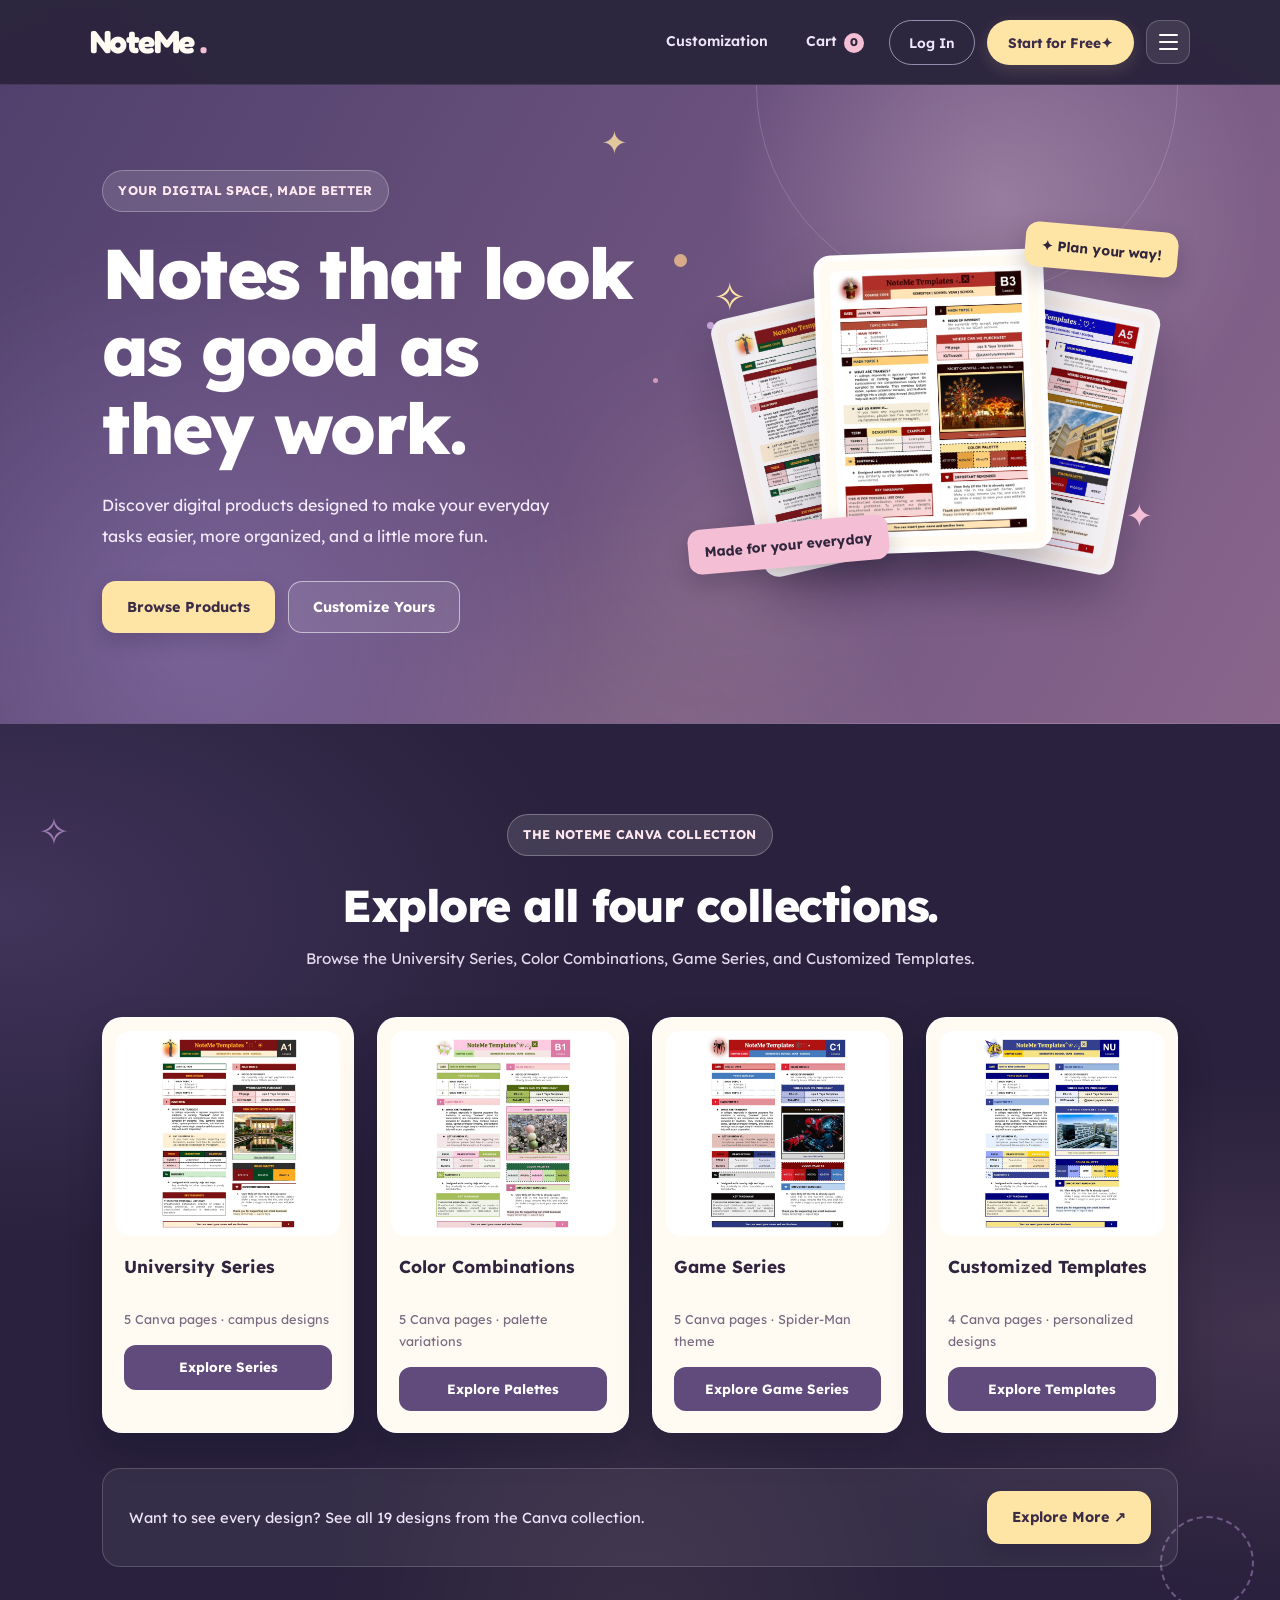
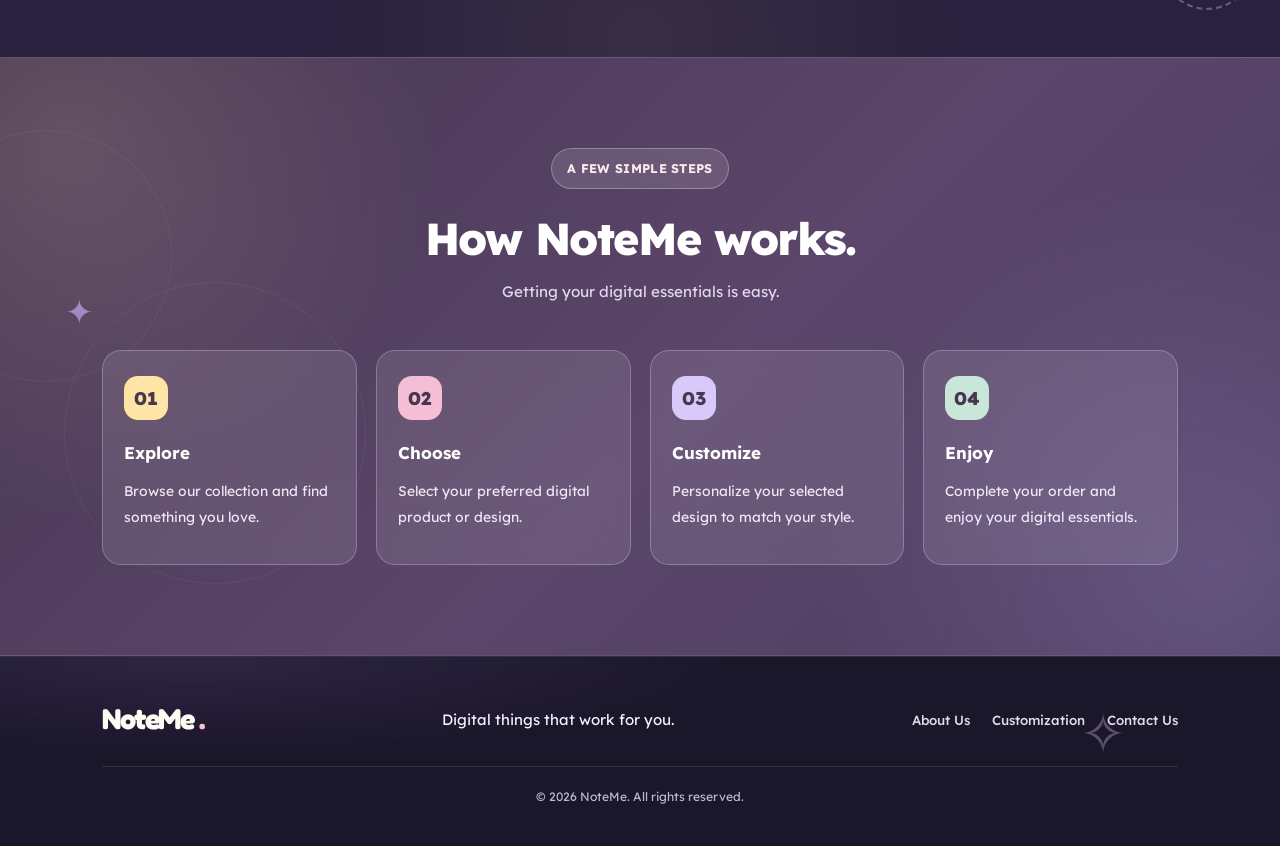
<file: NoteMe-fixed (1)/NoteMeUpDated2-main/index.html>
<!DOCTYPE html>
<html lang="en">
<head>
    <meta charset="UTF-8">
    <meta name="viewport" content="width=device-width, initial-scale=1.0, viewport-fit=cover">
    <meta name="theme-color" content="#211a35">
    <title>NoteMe | Digital things that work for you</title>

    <link rel="stylesheet" href="style.css">

    <link rel="preconnect" href="https://fonts.googleapis.com">
    <link rel="preconnect" href="https://fonts.gstatic.com" crossorigin>
    <link href="https://fonts.googleapis.com/css2?family=Fredoka:wght@400;500;600;700&family=Lexend:wght@400;500;600;700;800&family=Lilita+One&display=swap" rel="stylesheet">
</head>

<body>

    <!-- HEADER -->
    <header class="site-header">

        <a href="index.html" class="logo">
            NoteMe
        </a>

        <div class="header-actions">

            <a href="design-customization.html" class="header-link">
                Customization
            </a>

            <a href="checkout.html" class="header-link">
                <span class="cart-label-full">Cart</span><span class="cart-label-short">Cart</span>
                <span class="cart-count" id="headerCartCount">0</span>
            </a>

            <a href="login.html" class="header-link" id="loginLink">
                Log In
            </a>

            <a href="#" class="header-link" id="logoutBtn" style="display:none;">
                Log Out
            </a>

            <a href="signup.html" class="header-signup">
                Start for Free <span>✦</span>
            </a>

            <button class="menu-toggle" id="menuToggle" aria-label="Open menu" aria-expanded="false" aria-controls="mainNav">
                <span></span>
                <span></span>
                <span></span>
            </button>

        </div>

        <!-- HAMBURGER MENU -->
        <nav class="menu-panel" id="mainNav">

            <p class="menu-title">Explore NoteMe</p>

            <a href="index.html#shop">Browse Products</a>
            <a href="product-overview.html">Products Overview</a>
            <a href="design-customization.html">Customization Service <span>✦</span></a>
            <a href="checkout.html" class="menu-cart">Cart <span class="cart-count">0</span></a>
            <a href="pending-orders.html">My Orders <span>→</span></a>
            <a href="about-support.html">About & Support <span>→</span></a>

            <div class="menu-divider"></div>

            <a href="login.html" id="menuLogin">Customer Login <span>→</span></a>
            <a href="#" id="menuLogout" style="display:none;">Log Out <span>→</span></a>
            <a href="signup.html" class="menu-signup" id="menuSignup">Create an Account <span>✦</span></a>

        </nav>

    </header>


    <!-- HERO SECTION -->
    <section class="hero">

        <div class="hero-copy">

            <span class="eyebrow">YOUR DIGITAL SPACE, MADE BETTER</span>

            <h1>
                Notes that look as good as they work.
            </h1>

            <p>
                Discover digital products designed to make your everyday tasks
                easier, more organized, and a little more fun.
            </p>

            <div class="actions">

                <a href="#shop" class="btn">
                    Browse Products
                </a>

                <a href="design-customization.html" class="btn light">
                    Customize Yours
                </a>

            </div>

        </div>


        <!-- PRODUCT COLLAGE -->
        <div class="hero-art">

            <div class="hero-product product-back">
                <img src="page-01.jpg" alt="University Series design, image 1">
            </div>

            <div class="hero-product product-middle">
                <img src="page-05.jpg" alt="University Series design, image 5">
            </div>

            <div class="hero-product product-front">
                <img src="page-08.jpg" alt="Color Combinations design, image 8">
            </div>

            <div class="floating-label label-top">
                ✦ Plan your way!
            </div>

            <div class="floating-label label-bottom">
                Made for your everyday
            </div>

        </div>

    </section>


    <!-- PRODUCT SECTION -->
    <section class="section" id="shop">

        <div class="section-heading">

            <span class="eyebrow">THE NOTEME CANVA COLLECTION</span>

            <h2>Explore all four collections.</h2>

            <p class="sub">
                Browse the University Series, Color Combinations, Game Series, and Customized Templates.
            </p>

        </div>


        <div class="grid">

            <!-- UNIVERSITY SERIES -->
            <article class="product">

                <div class="preview p1">
                    <img src="page-01.jpg" alt="University Series campus template preview" loading="lazy" decoding="async">
                </div>

                <div class="info">

                    <h3>University Series</h3>

                    <p class="seller">5 Canva pages · campus designs</p>
                    <a class="btn sm" href="product-overview.html#collection-university-series">Explore Series</a>

                </div>

            </article>


            <!-- COLOR COMBINATIONS -->
            <article class="product">

                <div class="preview p2">
                    <img src="page-06.jpg" alt="Color Combinations palette template preview" loading="lazy" decoding="async">
                </div>

                <div class="info">

                    <h3>Color Combinations</h3>

                    <p class="seller">5 Canva pages · palette variations</p>
                    <a class="btn sm" href="product-overview.html#collection-color-combinations">Explore Palettes</a>

                </div>

            </article>


            <!-- GAME SERIES -->
            <article class="product">

                <div class="preview p3">
                    <img src="page-11.jpg" alt="Game Series Spider-Man template preview" loading="lazy" decoding="async">
                </div>

                <div class="info">

                    <h3>Game Series</h3>

                    <p class="seller">5 Canva pages · Spider-Man theme</p>
                    <a class="btn sm" href="product-overview.html#collection-game-series">Explore Game Series</a>

                </div>

            </article>


            <!-- CUSTOMIZED TEMPLATES -->
            <article class="product">

                <div class="preview p4">
                    <img src="page-16.jpg" alt="Customized Templates design preview" loading="lazy" decoding="async">
                </div>

                <div class="info">

                    <h3>Customized Templates</h3>

                    <p class="seller">4 Canva pages · personalized designs</p>
                    <a class="btn sm" href="product-overview.html#collection-customized-templates">Explore Templates</a>

                </div>

            </article>

        </div>

        <div class="collection-cta">
            <p>Want to see every design? See all 19 designs from the Canva collection.</p>
            <a href="product-overview.html#collection" class="btn">Explore More ↗</a>
        </div>

    </section>


    <!-- HOW IT WORKS -->
    <section class="section how-section">

        <div class="section-heading">

            <span class="eyebrow">A FEW SIMPLE STEPS</span>

            <h2>How NoteMe works.</h2>

            <p class="sub">
                Getting your digital essentials is easy.
            </p>

        </div>


        <div class="steps">

            <article class="step">
                <span class="num">01</span>
                <h3>Explore</h3>
                <p>Browse our collection and find something you love.</p>
            </article>

            <article class="step">
                <span class="num">02</span>
                <h3>Choose</h3>
                <p>Select your preferred digital product or design.</p>
            </article>

            <article class="step">
                <span class="num">03</span>
                <h3>Customize</h3>
                <p>Personalize your selected design to match your style.</p>
            </article>

            <article class="step">
                <span class="num">04</span>
                <h3>Enjoy</h3>
                <p>Complete your order and enjoy your digital essentials.</p>
            </article>

        </div>

    </section>


    <!-- FOOTER -->
    <footer class="site-footer">

        <a href="index.html" class="logo">
            NoteMe
        </a>

        <p>Digital things that work for you.</p>

        <div class="footer-links">
            <a href="about-support.html#about">About Us</a>
            <a href="design-customization.html">Customization</a>
            <a href="about-support.html#contact">Contact Us</a>
        </div>

        <p class="copyright">
            © 2026 NoteMe. All rights reserved.
        </p>


    </footer>


    <script src="auth.js"></script>
    <script src="script.js"></script>

</body>
</html>
</file>
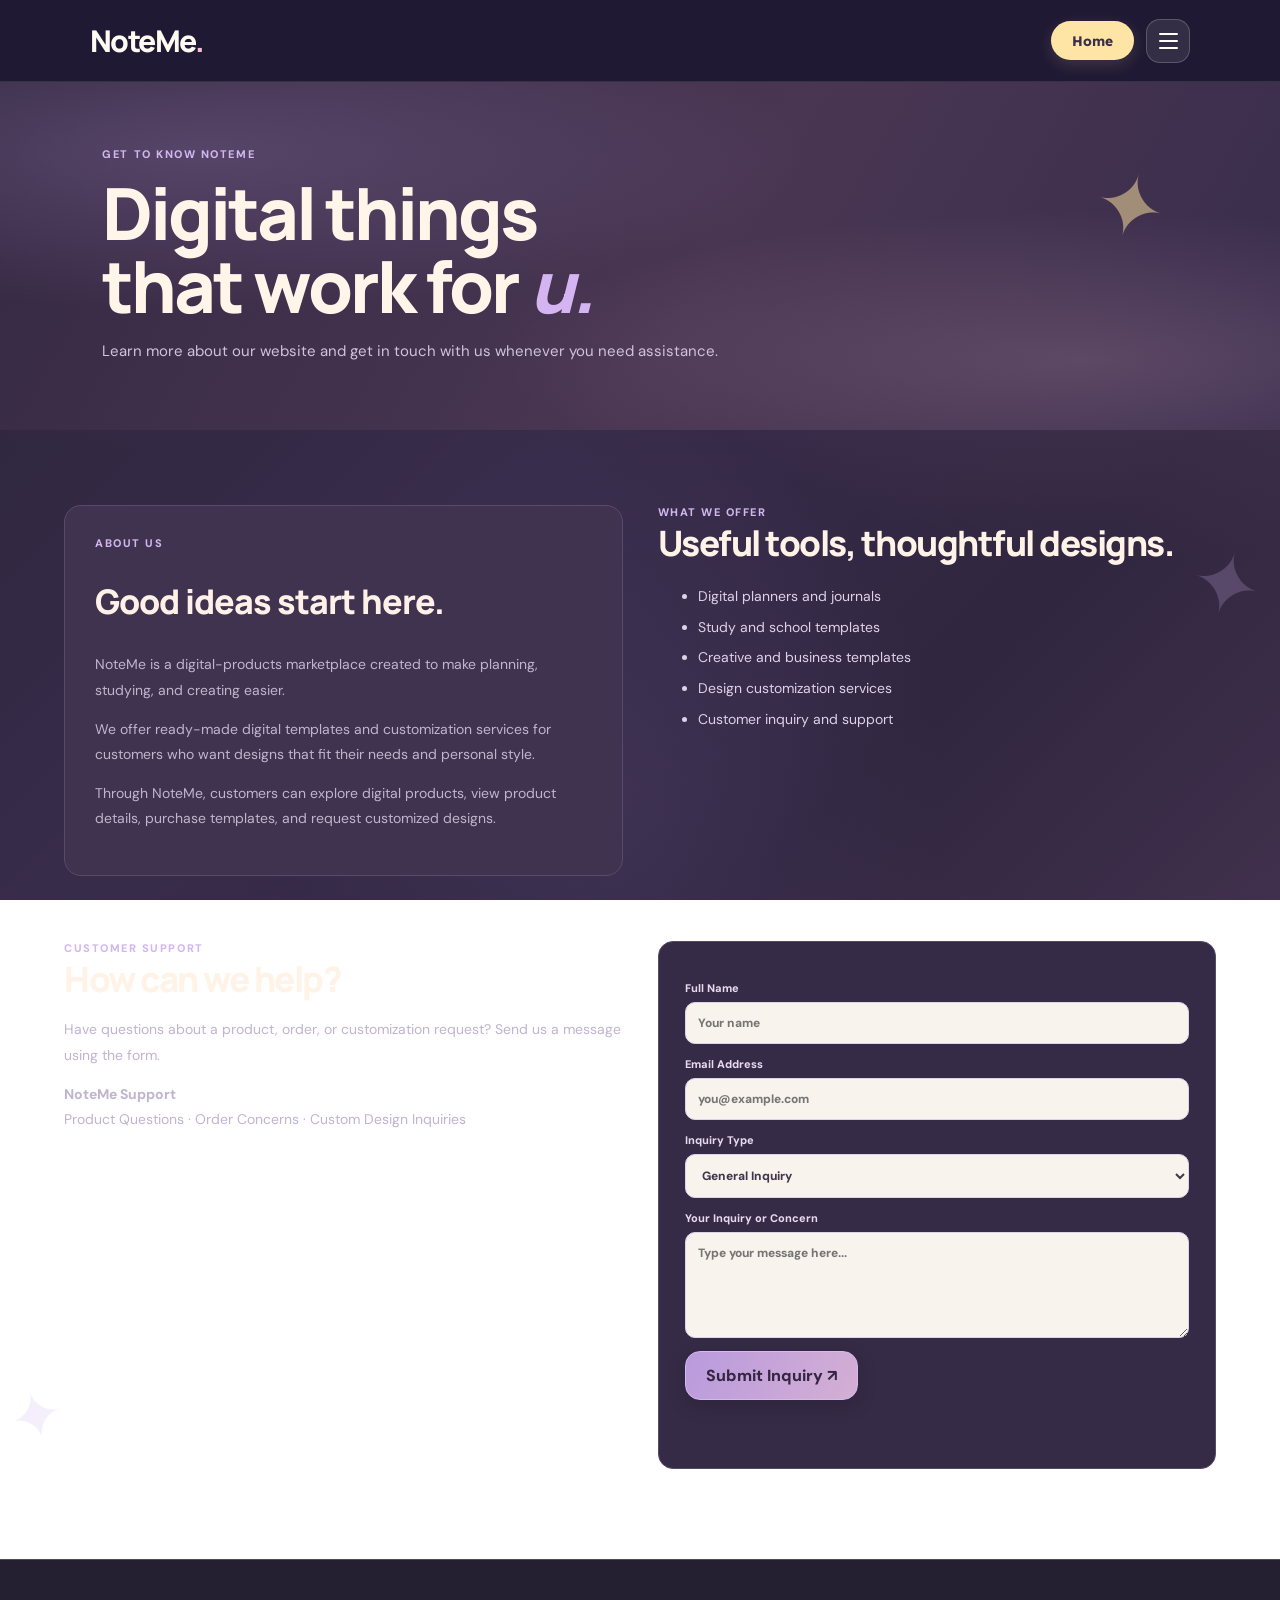
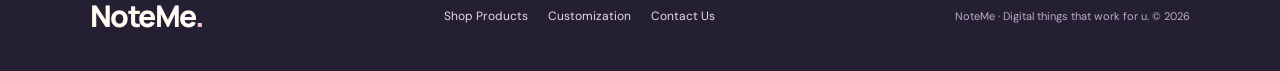
<file: NoteMe-fixed (1)/NoteMeUpDated2-main/about-support.html>
<!DOCTYPE html>
<html lang="en">
<head>
  <meta charset="UTF-8">
  <meta name="viewport" content="width=device-width, initial-scale=1.0">
  <title>About & Support | NoteMe</title>
  <link rel="stylesheet" href="features.css">
</head>
<body>

<header class="site-header">
    <a href="index.html" class="brand">NoteMe<span>.</span></a>

    <div class="header-actions">
        <a href="index.html" class="home-button">Home</a>

        <button
            class="menu-toggle"
            id="menuToggle"
            type="button"
            aria-label="Toggle navigation"
            aria-expanded="false"
            aria-controls="mainNav"
        >
            <span></span>
            <span></span>
            <span></span>
        </button>
    </div>

    <nav class="menu-panel" id="mainNav">
        <div class="menu-title">Explore NoteMe</div>
        <a href="product-overview.html">Products</a>
        <a href="design-customization.html">Design Customization</a>
        <a href="checkout.html">Checkout</a>
        <a href="pending-orders.html">My Orders</a>
        <a href="about-support.html" class="active">About &amp; Support</a>
    </nav>
</header>

<section class="page-hero">
  <div class="eyebrow">GET TO KNOW NOTEME</div>
  <h1>Digital things<br>that work for <em>u.</em></h1>
  <p>Learn more about our website and get in touch with us whenever you need assistance.</p>
</section>

<main class="container">

  <!-- ABOUT US -->
  <section class="two-col" id="about">

    <div class="about-panel">
      <div class="eyebrow">ABOUT US</div>
      <h2>Good ideas start here.</h2>

      <p class="muted">
        NoteMe is a digital-products marketplace created to make planning,
        studying, and creating easier.
      </p>

      <p class="muted">
        We offer ready-made digital templates and customization services
        for customers who want designs that fit their needs and personal style.
      </p>

      <p class="muted">
        Through NoteMe, customers can explore digital products, view product
        details, purchase templates, and request customized designs.
      </p>
    </div>

    <div>
      <div class="eyebrow">WHAT WE OFFER</div>
      <h2 class="section-title">Useful tools, thoughtful designs.</h2>

      <ul class="muted offer-list">
        <li>Digital planners and journals</li>
        <li>Study and school templates</li>
        <li>Creative and business templates</li>
        <li>Design customization services</li>
        <li>Customer inquiry and support</li>
      </ul>
    </div>

  </section>

  <!-- CUSTOMER SUPPORT -->
  <section class="two-col contact-section" id="contact">

    <div>
      <div class="eyebrow">CUSTOMER SUPPORT</div>
      <h2 class="section-title">How can we help?</h2>

      <p class="muted">
        Have questions about a product, order, or customization request?
        Send us a message using the form.
      </p>

      <p class="muted">
        <strong>NoteMe Support</strong><br>
        Product Questions · Order Concerns · Custom Design Inquiries
      </p>
    </div>

    <form class="contact-panel" id="contactForm">

      <label>Full Name
        <input type="text" id="contactName" required placeholder="Your name">
      </label>

      <label>Email Address
        <input type="email" id="contactEmail" required placeholder="you@example.com">
      </label>

      <label>Inquiry Type
        <select id="inquiryType">
          <option>General Inquiry</option>
          <option>Product Concern</option>
          <option>Order Concern</option>
          <option>Customization Request</option>
        </select>
      </label>

      <label>Your Inquiry or Concern
        <textarea id="inquiryText" rows="5" required placeholder="Type your message here..."></textarea>
      </label>

      <button class="btn" type="submit">Submit Inquiry ↗</button>

      <p class="notice" id="contactStatus"></p>

    </form>
  </section>

</main>

<footer class="site-footer">
  <a class="brand" href="index.html">NoteMe<span>.</span></a>

  <div class="footer-links">
    <a href="product-overview.html">Shop Products</a>
    <a href="design-customization.html">Customization</a>
    <a href="#contact">Contact Us</a>
  </div>

  <p>NoteMe · Digital things that work for u. © 2026</p>
</footer>

<script src="features.js"></script>
</body>
</html>
</file>
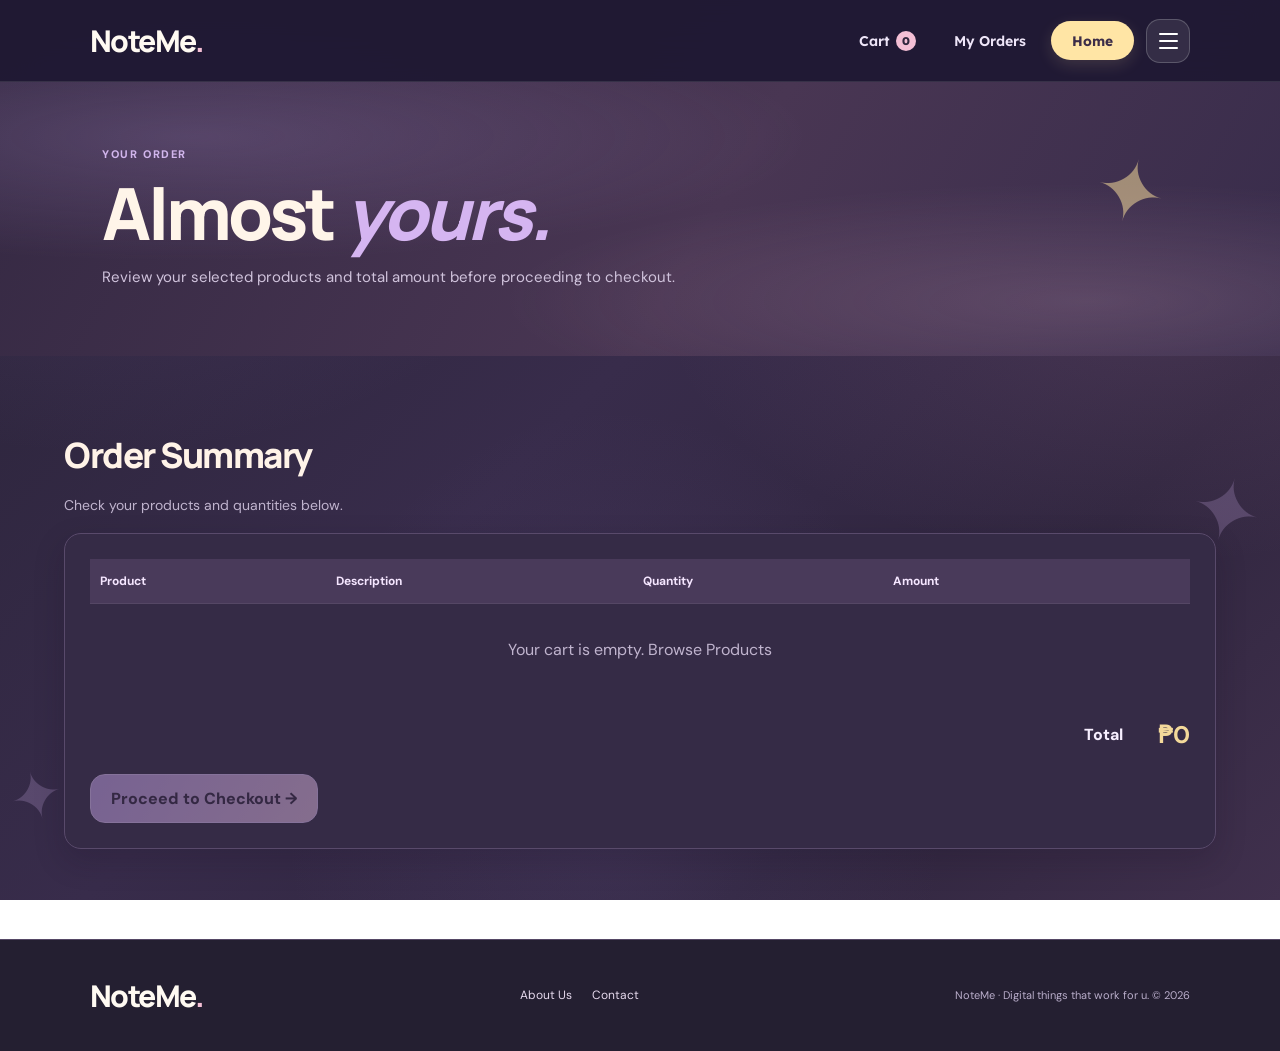
<file: NoteMe-fixed (1)/NoteMeUpDated2-main/checkout.html>
<!DOCTYPE html>
<html lang="en">
<head>
    <meta charset="UTF-8">
    <meta name="viewport" content="width=device-width, initial-scale=1.0">
    <title>Checkout | NoteMe</title>
    <link rel="stylesheet" href="features.css">
</head>
<body>

<header class="site-header">
    <a href="index.html" class="brand">NoteMe<span>.</span></a>

    <div class="header-actions">
        <a href="checkout.html" class="header-cart" aria-label="Start checkout">
            Cart <span class="cart-count">0</span>
        </a>
        <a href="pending-orders.html" class="header-link">My Orders</a>
        <a href="index.html" class="home-button">Home</a>

        <button
            class="menu-toggle"
            id="menuToggle"
            type="button"
            aria-label="Toggle navigation"
            aria-expanded="false"
            aria-controls="mainNav"
        >
            <span></span>
            <span></span>
            <span></span>
        </button>
    </div>

    <nav class="menu-panel" id="mainNav">
        <div class="menu-title">Explore NoteMe</div>
        <a href="product-overview.html">Products</a>
        <a href="design-customization.html">Design Customization</a>
        <a href="checkout.html" class="active">Checkout</a>
        <a href="pending-orders.html">My Orders</a>
        <a href="about-support.html">About &amp; Support</a>
    </nav>
</header>

<section class="page-hero">
    <div class="eyebrow">YOUR ORDER</div>
    <h1>Almost <em>yours.</em></h1>
    <p>Review your selected products and total amount before proceeding to checkout.</p>
</section>

<main class="container">

    <h2 class="section-title">Order Summary</h2>
    <p class="muted">Check your products and quantities below.</p>

    <div class="form-card table-wrap">

        <table class="checkout-table">
            <thead>
                <tr>
                    <th>Product</th>
                    <th>Description</th>
                    <th>Quantity</th>
                    <th>Amount</th>
                    <th></th>
                </tr>
            </thead>

            <tbody id="checkoutItems"></tbody>
        </table>

        <div id="emptyCart" class="empty" hidden>
            Your cart is empty.
            <a href="product-overview.html">Browse Products</a>
        </div>

        <div class="total-row">
            <span>Total</span>
            <strong id="grandTotal">₱0</strong>
        </div>

        <button class="btn" id="checkoutButton" type="button">
            Proceed to Checkout →
        </button>

    </div>
</main>

<!-- PAYMENT MODAL -->
<div class="modal-backdrop" id="paymentModal">

    <section class="modal">

        <button class="close" id="closePayment" type="button" aria-label="Close">
            ×
        </button>

        <div class="eyebrow">CONFIRM YOUR ORDER</div>
        <h2 class="section-title">Your Details & Payment</h2>

        <p class="muted">
            Please provide your information and select your preferred payment method.
        </p>

        <form id="paymentForm">

            <label for="customerName">Customer Name</label>
            <input
                type="text"
                id="customerName"
                name="customerName"
                placeholder="Enter your full name"
                required
            >

            <label for="customerAddress">Delivery / Billing Address</label>
            <textarea
                id="customerAddress"
                name="customerAddress"
                rows="3"
                placeholder="Enter your complete address"
                required
            ></textarea>

            <label for="paymentMethod">Payment Method</label>
            <select id="paymentMethod" name="paymentMethod" required>
                <option value="">Select Payment Method</option>
                <option value="GCash">GCash (Demo)</option>
                <option value="Maya">Maya (Demo)</option>
                <option value="Bank Transfer">Bank Transfer (Demo)</option>
            </select>

            <label class="confirm-label" for="confirmPayment">
                <input
                    type="checkbox"
                    id="confirmPayment"
                    name="confirmPayment"
                    required
                >
                <span>I confirm that my name, address, and payment method are correct.</span>
            </label>

            <button class="btn payment-submit" type="submit">
                Confirm Order ↗
            </button>

            <p class="notice" id="paymentStatus" aria-live="polite"></p>

            <p class="muted demo-note">
                Demo only. No actual payment will be collected.
            </p>

        </form>
    </section>
</div>

<footer class="site-footer">
    <a class="brand" href="index.html">NoteMe<span>.</span></a>

    <div class="footer-links">
        <a href="about-support.html#about">About Us</a>
        <a href="about-support.html#contact">Contact</a>
    </div>

    <p>NoteMe · Digital things that work for u. © 2026</p>
</footer>

<script src="features.js"></script>
</body>
</html>
</file>
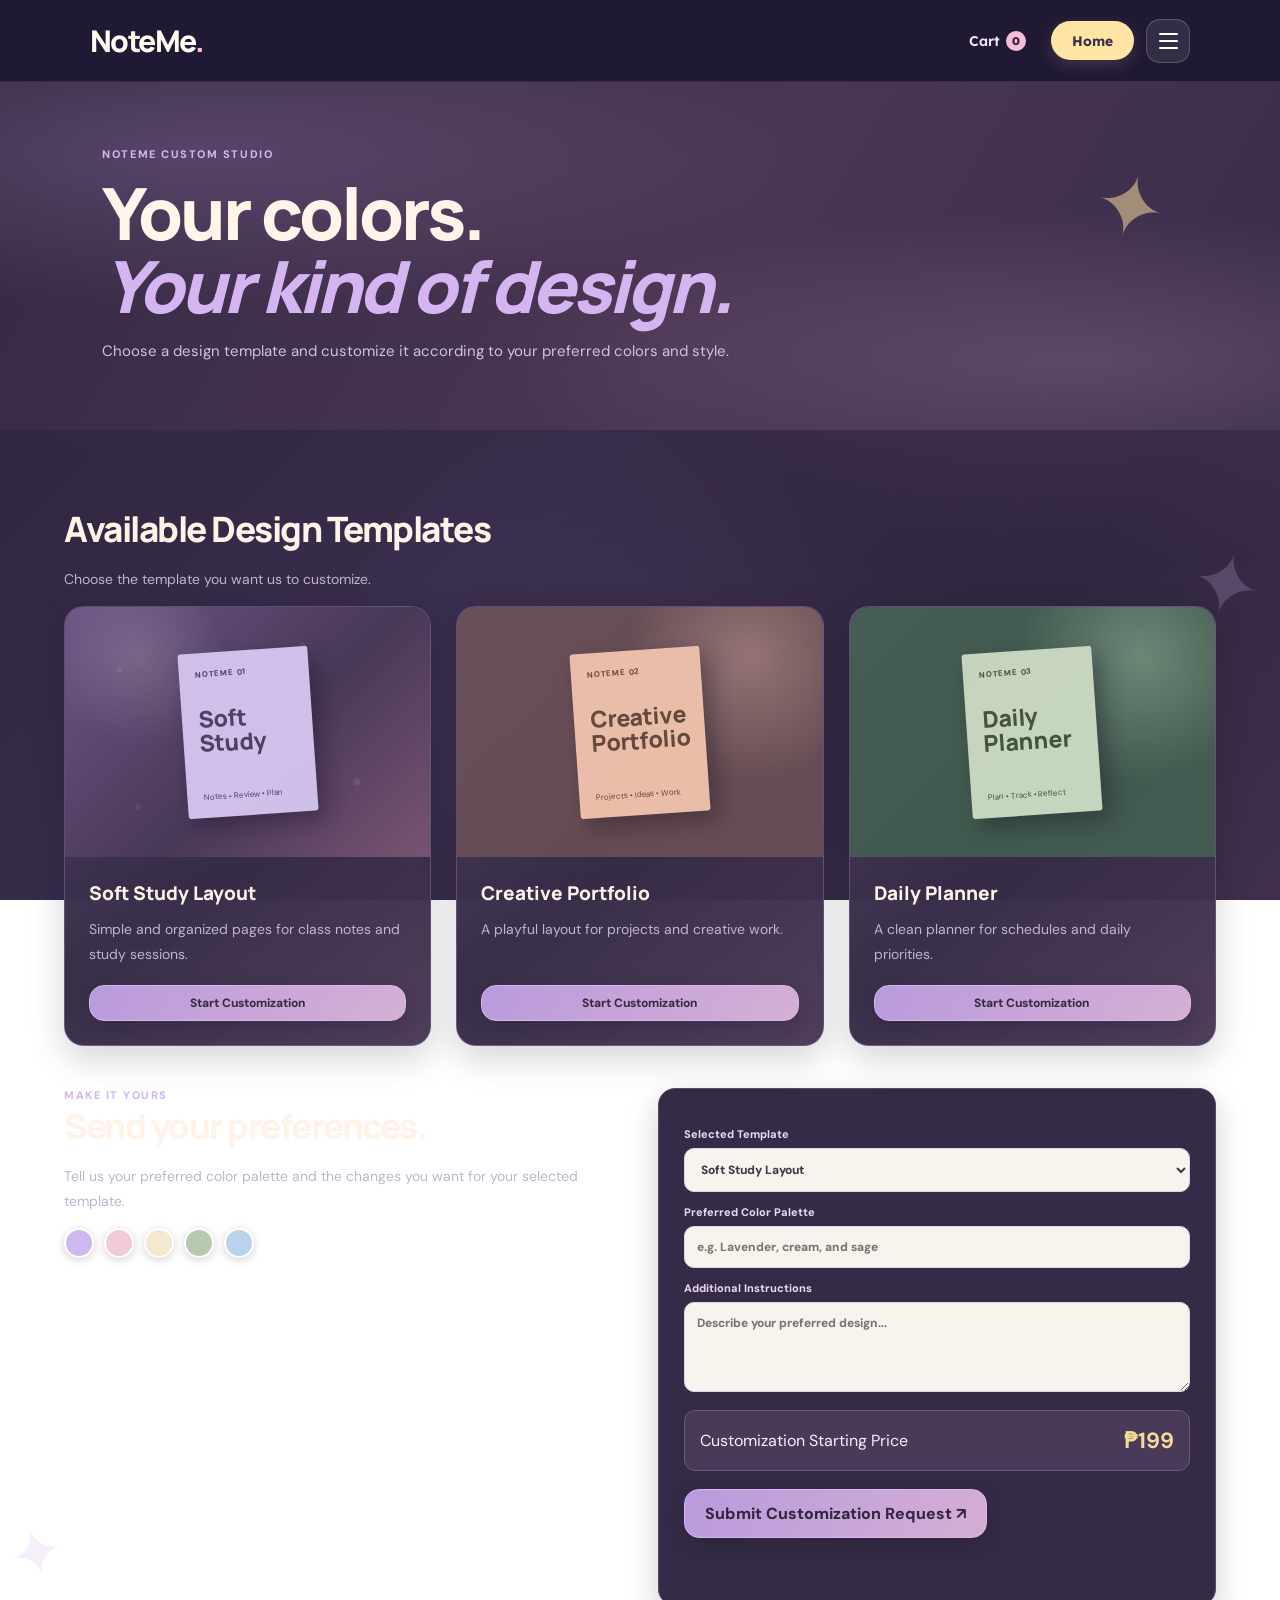
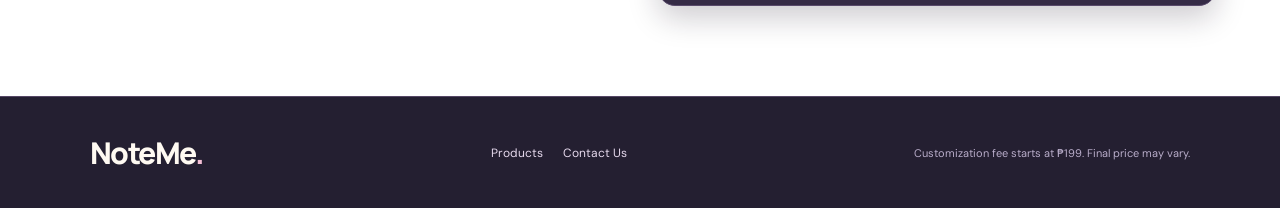
<file: NoteMe-fixed (1)/NoteMeUpDated2-main/design-customization.html>
<!DOCTYPE html>
<html lang="en">
<head>
  <meta charset="UTF-8">
  <meta name="viewport" content="width=device-width, initial-scale=1.0">
  <title>Design Customization | NoteMe</title>
  <link rel="stylesheet" href="features.css">
</head>
<body>

<header class="site-header">
    <a href="index.html" class="brand">NoteMe<span>.</span></a>

    <div class="header-actions">
        <a href="checkout.html" class="header-cart" aria-label="View cart">
            <span class="cart-label">Cart</span> <span class="cart-count">0</span>
        </a>
        <a href="index.html" class="home-button">Home</a>

        <button
            class="menu-toggle"
            id="menuToggle"
            type="button"
            aria-label="Toggle navigation"
            aria-expanded="false"
            aria-controls="mainNav"
        >
            <span></span>
            <span></span>
            <span></span>
        </button>
    </div>

    <nav class="menu-panel" id="mainNav">
        <div class="menu-title">Explore NoteMe</div>
        <a href="product-overview.html">Products</a>
        <a href="design-customization.html" class="active">Design Customization</a>
        <a href="checkout.html">Checkout</a>
        <a href="pending-orders.html">My Orders</a>
        <a href="about-support.html">About &amp; Support</a>
    </nav>
</header>

<section class="page-hero">
  <div class="eyebrow">NOTEME CUSTOM STUDIO</div>
  <h1>Your colors.<br><em>Your kind of design.</em></h1>
  <p>Choose a design template and customize it according to your preferred colors and style.</p>
</section>

<main class="container">

  <h2 class="section-title">Available Design Templates</h2>
  <p class="muted">Choose the template you want us to customize.</p>

  <div class="grid">

    <article class="card">
      <div class="product-art">
        <div class="cover">
          <small>NOTEME 01</small>
          <strong>Soft<br>Study</strong>
          <span>Notes • Review • Plan</span>
        </div>
      </div>
      <div class="card-body">
        <h3>Soft Study Layout</h3>
        <p class="muted">Simple and organized pages for class notes and study sessions.</p>
        <button class="btn btn-small choose-template" data-template="Soft Study Layout">
          Start Customization
        </button>
      </div>
    </article>

    <article class="card">
      <div class="product-art peach">
        <div class="cover peach">
          <small>NOTEME 02</small>
          <strong>Creative<br>Portfolio</strong>
          <span>Projects • Ideas • Work</span>
        </div>
      </div>
      <div class="card-body">
        <h3>Creative Portfolio</h3>
        <p class="muted">A playful layout for projects and creative work.</p>
        <button class="btn btn-small choose-template" data-template="Creative Portfolio">
          Start Customization
        </button>
      </div>
    </article>

    <article class="card">
      <div class="product-art mint">
        <div class="cover mint">
          <small>NOTEME 03</small>
          <strong>Daily<br>Planner</strong>
          <span>Plan • Track • Reflect</span>
        </div>
      </div>
      <div class="card-body">
        <h3>Daily Planner</h3>
        <p class="muted">A clean planner for schedules and daily priorities.</p>
        <button class="btn btn-small choose-template" data-template="Daily Planner">
          Start Customization
        </button>
      </div>
    </article>

  </div>

  <section class="two-col customization-area">

    <div>
      <div class="eyebrow">MAKE IT YOURS</div>
      <h2 class="section-title">Send your preferences.</h2>
      <p class="muted">Tell us your preferred color palette and the changes you want for your selected template.</p>

      <div class="palette-row">
        <i class="swatch lav"></i>
        <i class="swatch pink"></i>
        <i class="swatch cream"></i>
        <i class="swatch sage"></i>
        <i class="swatch blue"></i>
      </div>
    </div>

    <form class="form-card" id="customForm">

      <label>Selected Template
        <select id="templateName" required>
          <option value="Soft Study Layout">Soft Study Layout</option>
          <option value="Creative Portfolio">Creative Portfolio</option>
          <option value="Daily Planner">Daily Planner</option>
        </select>
      </label>

      <label>Preferred Color Palette
        <input id="palette" required placeholder="e.g. Lavender, cream, and sage">
      </label>

      <label>Additional Instructions
        <textarea id="customNotes" rows="4" placeholder="Describe your preferred design..."></textarea>
      </label>

      <div class="price-box">
        <span>Customization Starting Price</span>
        <strong>₱199</strong>
      </div>

      <button class="btn" type="submit">Submit Customization Request ↗</button>
      <p class="notice" id="customStatus"></p>

    </form>

  </section>
</main>

<footer class="site-footer">
  <a class="brand" href="index.html">NoteMe<span>.</span></a>
  <div class="footer-links">
    <a href="product-overview.html">Products</a>
    <a href="about-support.html#contact">Contact Us</a>
  </div>
  <p>Customization fee starts at ₱199. Final price may vary.</p>
</footer>

<script src="features.js"></script>
</body>
</html>
</file>
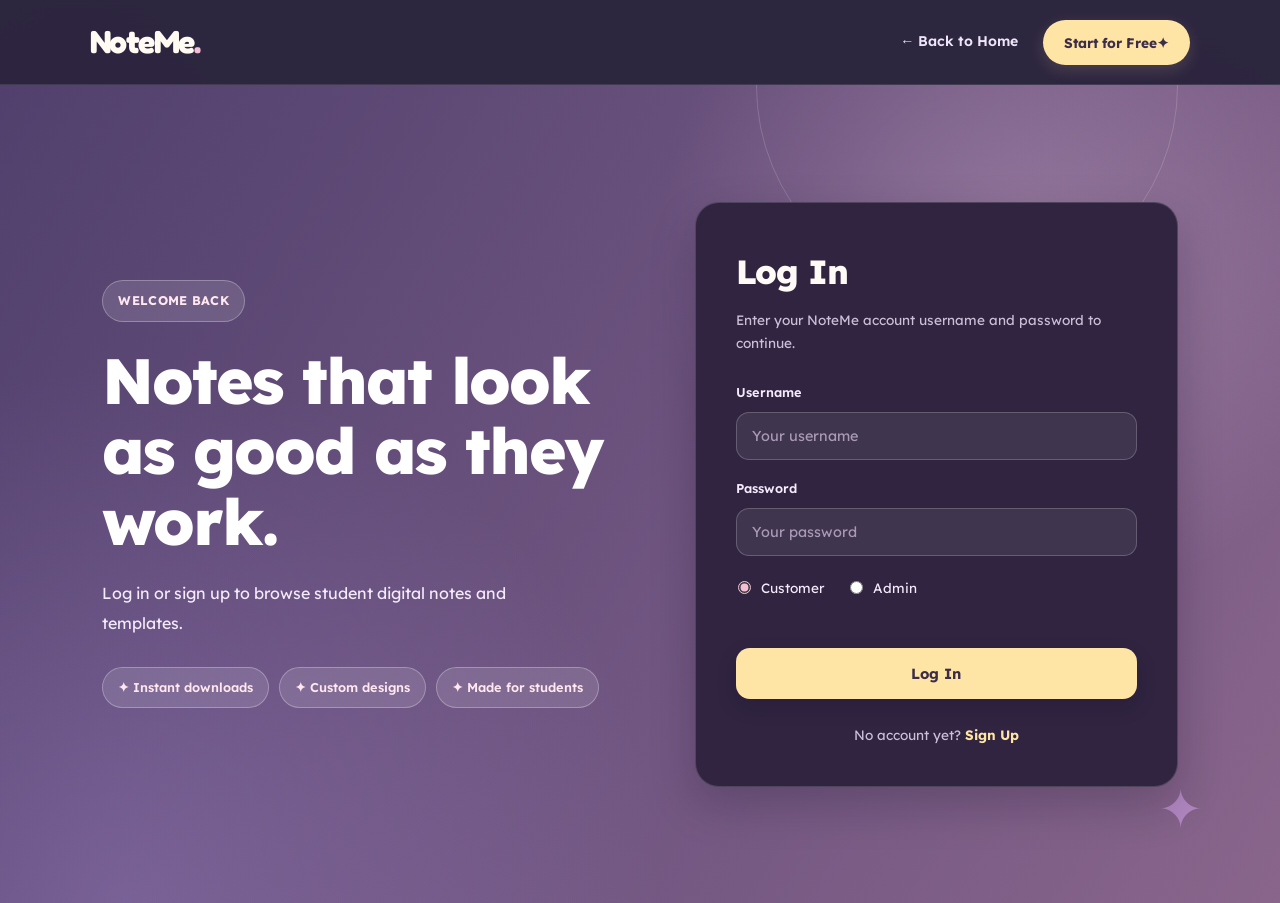
<file: NoteMe-fixed (1)/NoteMeUpDated2-main/login.html>
<!DOCTYPE html>
<html lang="en">
<head>
  <meta charset="UTF-8">
  <meta name="viewport" content="width=device-width, initial-scale=1.0, viewport-fit=cover">
  <meta name="theme-color" content="#211a35">
  <title>Log In | NoteMe</title>
  <link rel="preconnect" href="https://fonts.googleapis.com">
  <link rel="preconnect" href="https://fonts.gstatic.com" crossorigin>
  <link href="https://fonts.googleapis.com/css2?family=Fredoka:wght@400;500;600;700&family=Lexend:wght@400;500;600;700;800&display=swap" rel="stylesheet">
  <link rel="stylesheet" href="style.css">
</head>
<body>

  <!-- HEADER (same as the homepage) -->
  <header class="site-header auth-header">
    <a href="index.html" class="logo">NoteMe</a>

    <div class="header-actions">
      <a href="index.html" class="header-link">← Back to Home</a>
      <a href="signup.html" class="header-signup">Start for Free <span>✦</span></a>
    </div>
  </header>

  <main class="auth-page">

    <section class="auth-side">
      <span class="eyebrow">WELCOME BACK</span>
      <h1>Notes that look as good as they work.</h1>
      <p>Log in or sign up to browse student digital notes and templates.</p>
      <ul class="auth-perks">
        <li>✦ Instant downloads</li>
        <li>✦ Custom designs</li>
        <li>✦ Made for students</li>
      </ul>
    </section>

    <div class="auth-forms">
      <section class="auth-card">
        <h2>Log In</h2>
        <p class="sub">Enter your NoteMe account username and password to continue.</p>
        <form id="loginForm">
          <label for="login-username">Username</label>
          <input type="text" id="login-username" placeholder="Your username" autocomplete="username" required>

          <label for="login-password">Password</label>
          <input type="password" id="login-password" placeholder="Your password" autocomplete="current-password" required>

          <div class="radio-row">
            <label><input type="radio" name="login-as" value="customer" checked> Customer</label>
            <label><input type="radio" name="login-as" value="admin"> Admin</label>
          </div>

          <p class="form-error" id="loginError" role="alert" aria-live="polite"></p>

          <button class="btn block" type="submit">Log In</button>
        </form>
        <p class="switch">No account yet? <a href="signup.html">Sign Up</a></p>
      </section>
    </div>

  </main>

  <script src="auth.js"></script>
  <script src="script.js"></script>
</body>
</html>
</file>
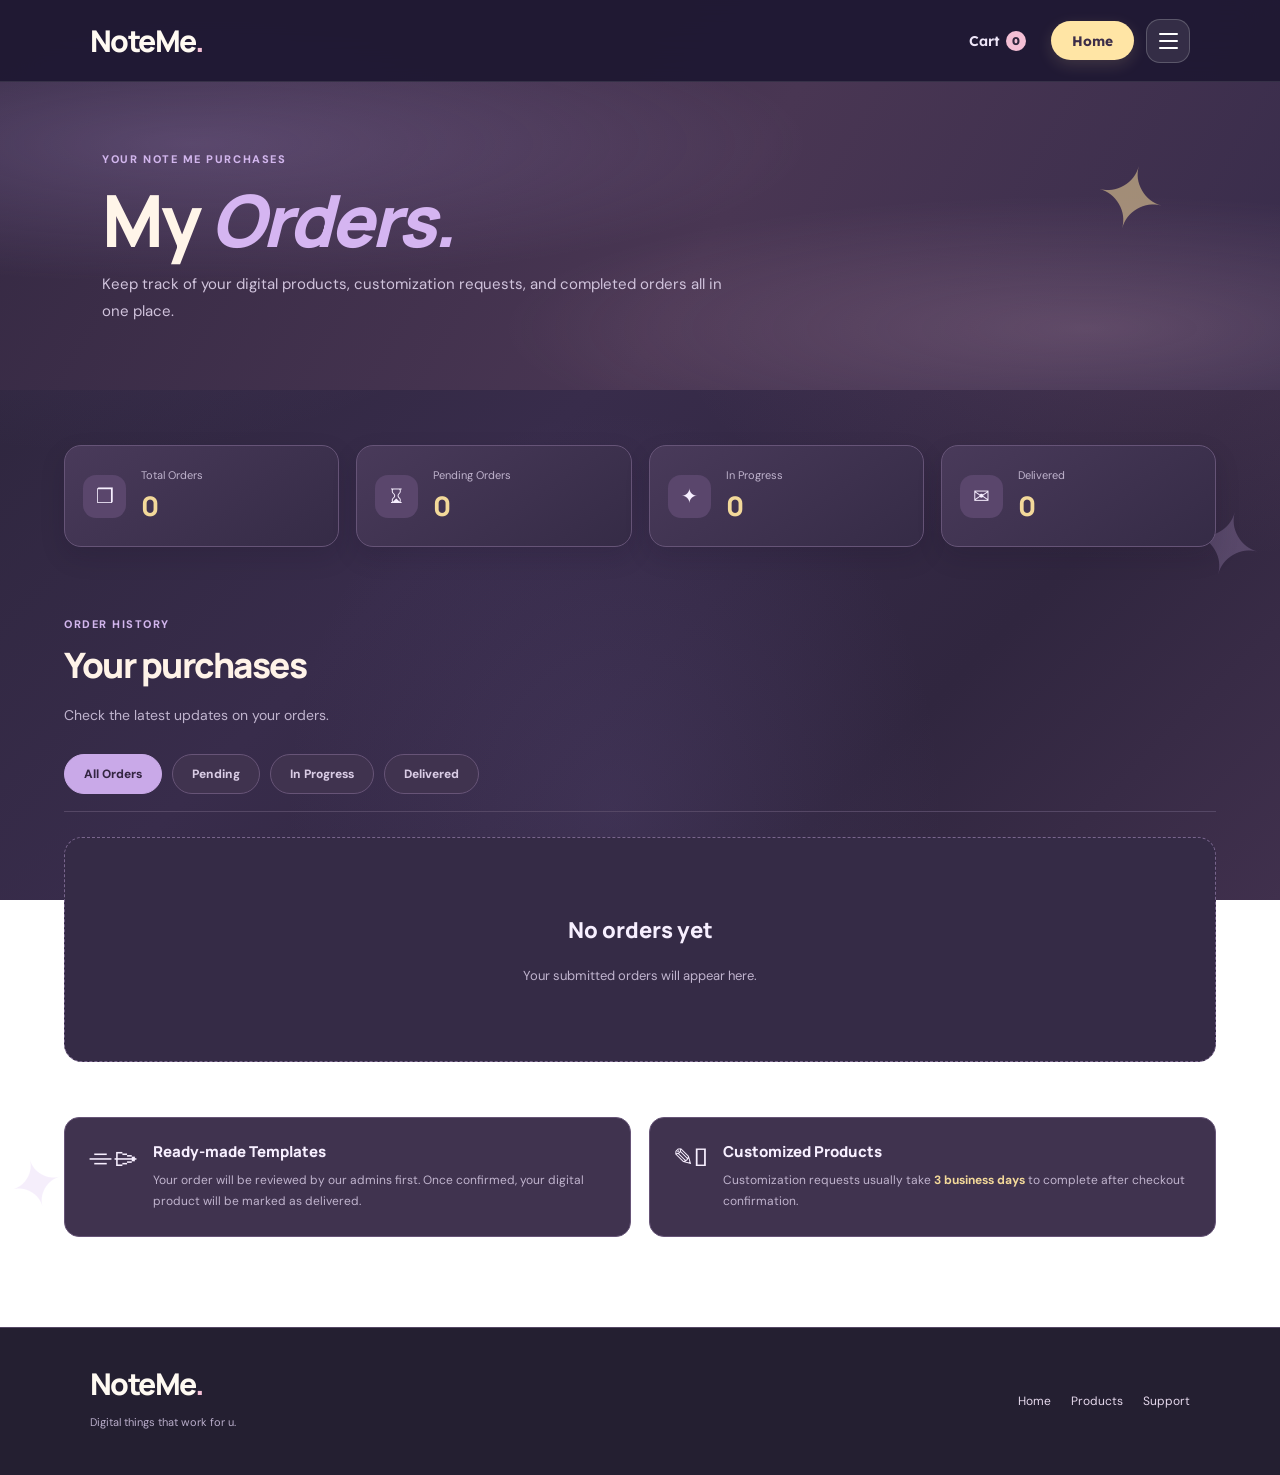
<file: NoteMe-fixed (1)/NoteMeUpDated2-main/pending-orders.html>
<!DOCTYPE html>
<html lang="en">
<head>
    <meta charset="UTF-8">
    <meta name="viewport" content="width=device-width, initial-scale=1.0">
    <title>NoteMe | My Orders</title>

    <link rel="stylesheet" href="features.css">
    <link rel="stylesheet" href="pending-orders.css">
</head>
<body>

    <!-- HEADER -->
    <header class="site-header">
    <a href="index.html" class="brand">NoteMe<span>.</span></a>

    <div class="header-actions">
        <a href="checkout.html" class="header-cart" aria-label="View cart">
            <span class="cart-label">Cart</span> <span class="cart-count">0</span>
        </a>
        <a href="index.html" class="home-button">Home</a>

        <button
            class="menu-toggle"
            id="menuToggle"
            type="button"
            aria-label="Toggle navigation"
            aria-expanded="false"
            aria-controls="mainNav"
        >
            <span></span>
            <span></span>
            <span></span>
        </button>
    </div>

    <nav class="menu-panel" id="mainNav">
        <div class="menu-title">Explore NoteMe</div>
        <a href="product-overview.html">Products</a>
        <a href="design-customization.html">Design Customization</a>
        <a href="checkout.html">Checkout</a>
        <a href="pending-orders.html" class="active">My Orders</a>
        <a href="about-support.html">About &amp; Support</a>
    </nav>
</header>

    <!-- HERO -->
    <section class="page-hero orders-hero">
        <span class="eyebrow">YOUR NOTE ME PURCHASES</span>
        <h1>My <em>Orders.</em></h1>
        <p>
            Keep track of your digital products, customization requests,
            and completed orders all in one place.
        </p>
    </section>

    <main class="container orders-container">

        <!-- ORDER SUMMARY -->
        <section class="order-summary">

            <div class="summary-card">
                <span class="summary-icon">❒</span>
                <div>
                    <p>Total Orders</p>
                    <h2 id="totalOrders">0</h2>
                </div>
            </div>

            <div class="summary-card">
                <span class="summary-icon">⌛︎</span>
                <div>
                    <p>Pending Orders</p>
                    <h2 id="pendingOrders">0</h2>
                </div>
            </div>

            <div class="summary-card">
                <span class="summary-icon">✦</span>
                <div>
                    <p>In Progress</p>
                    <h2 id="progressOrders">0</h2>
                </div>
            </div>

            <div class="summary-card">
                <span class="summary-icon">✉</span>
                <div>
                    <p>Delivered</p>
                    <h2 id="deliveredOrders">0</h2>
                </div>
            </div>

        </section>

        <!-- ORDER TABS -->
        <section class="orders-section">

            <div class="orders-heading">
                <div>
                    <span class="eyebrow">ORDER HISTORY</span>
                    <h2 class="section-title">Your purchases</h2>
                    <p class="muted">Check the latest updates on your orders.</p>
                </div>
            </div>

            <div class="order-tabs">
                <button class="order-tab active" data-filter="all">
                    All Orders
                </button>

                <button class="order-tab" data-filter="pending">
                    Pending
                </button>

                <button class="order-tab" data-filter="progress">
                    In Progress
                </button>

                <button class="order-tab" data-filter="delivered">
                    Delivered
                </button>
            </div>

            <!-- ORDERS WILL APPEAR HERE -->
            <div id="ordersList" class="orders-list"></div>

        </section>

        <!-- INFORMATION -->
        <section class="order-info">

            <div class="info-box">
                <span>⌯⌲</span>
                <div>
                    <h3>Ready-made Templates</h3>
                    <p>
                        Your order will be reviewed by our admins first.
                        Once confirmed, your digital product will be marked
                        as delivered.
                    </p>
                </div>
            </div>

            <div class="info-box">
                <span>✎𓂃</span>
                <div>
                    <h3>Customized Products</h3>
                    <p>
                        Customization requests usually take
                        <strong>3 business days</strong> to complete after
                        checkout confirmation.
                    </p>
                </div>
            </div>

        </section>

    </main>

    <!-- FOOTER -->
    <footer class="site-footer">
        <div>
            <a href="index.html" class="brand">NoteMe<span>.</span></a>
            <p>Digital things that work for u.</p>
        </div>

        <div class="footer-links">
            <a href="index.html">Home</a>
            <a href="product-overview.html">Products</a>
            <a href="about-support.html">Support</a>
        </div>
    </footer>

    <script src="features.js"></script>
    <script src="pending-orders.js"></script>

</body>
</html>
</file>
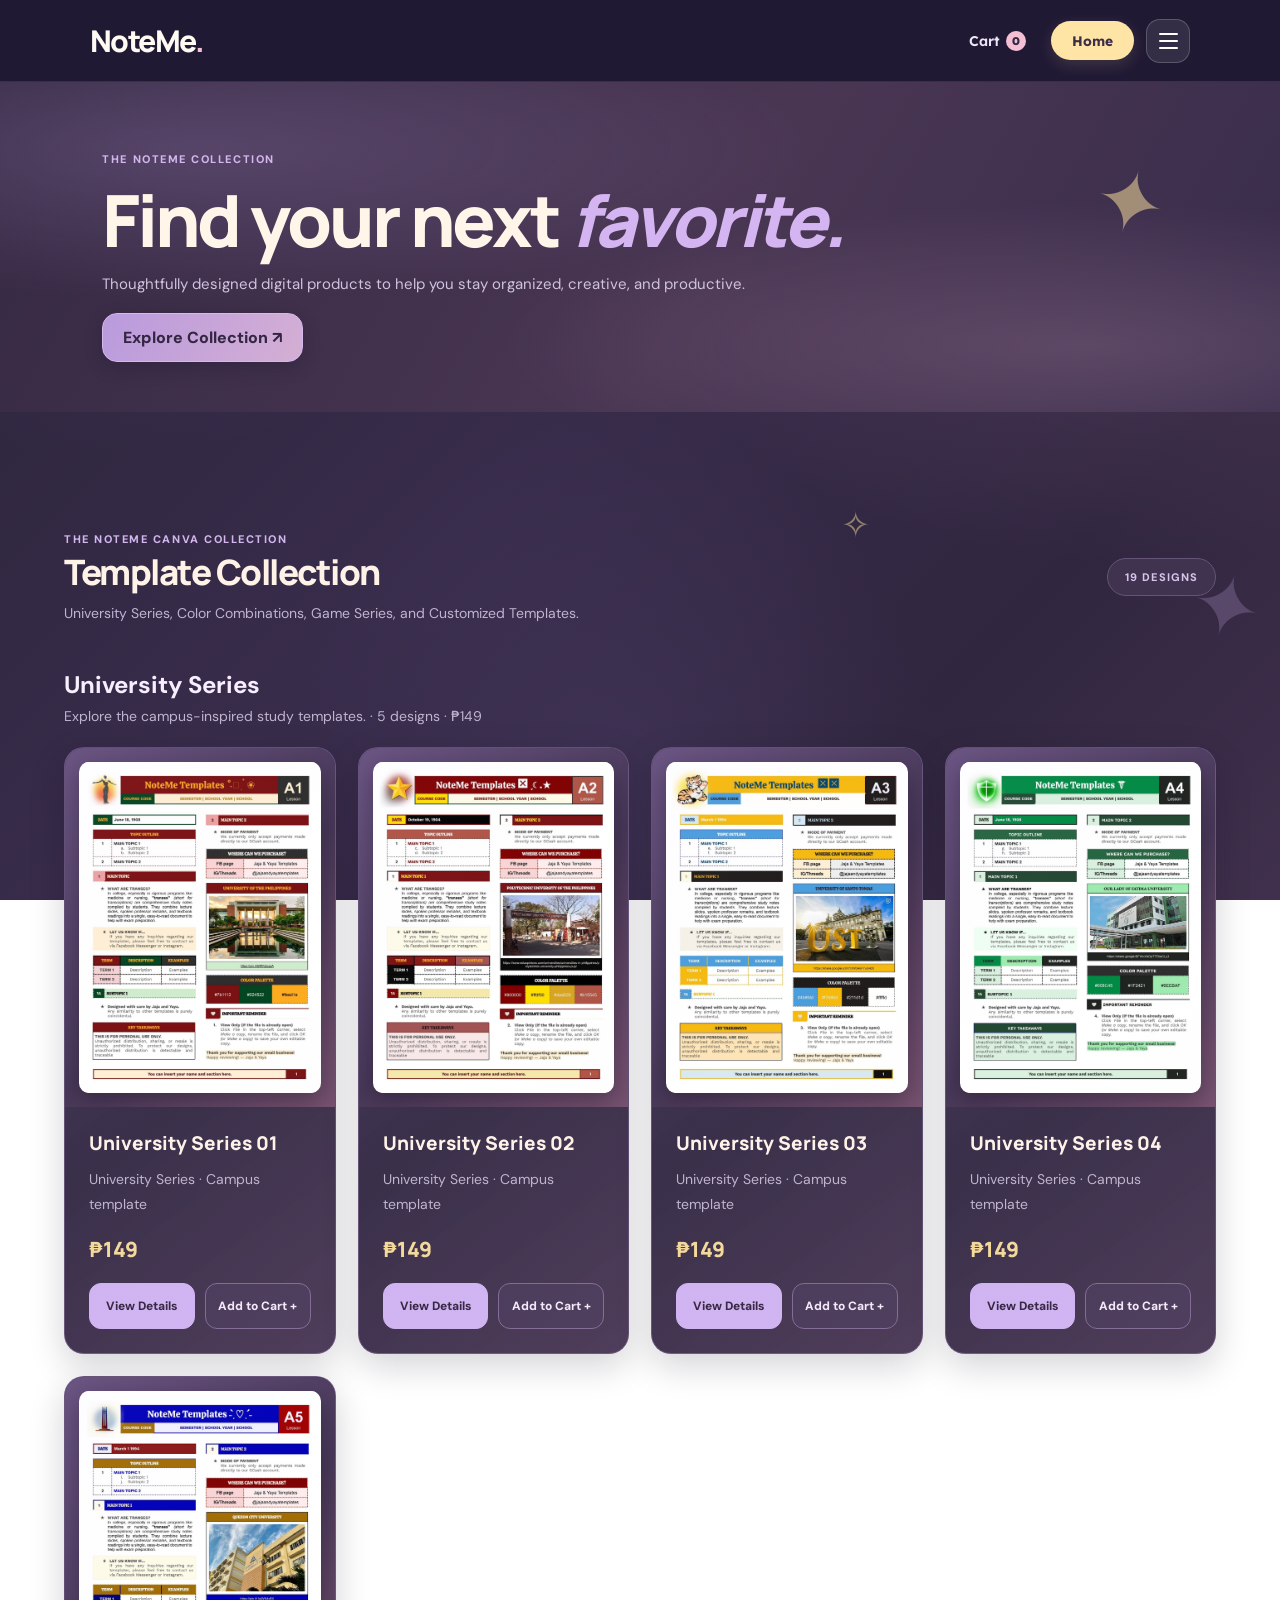
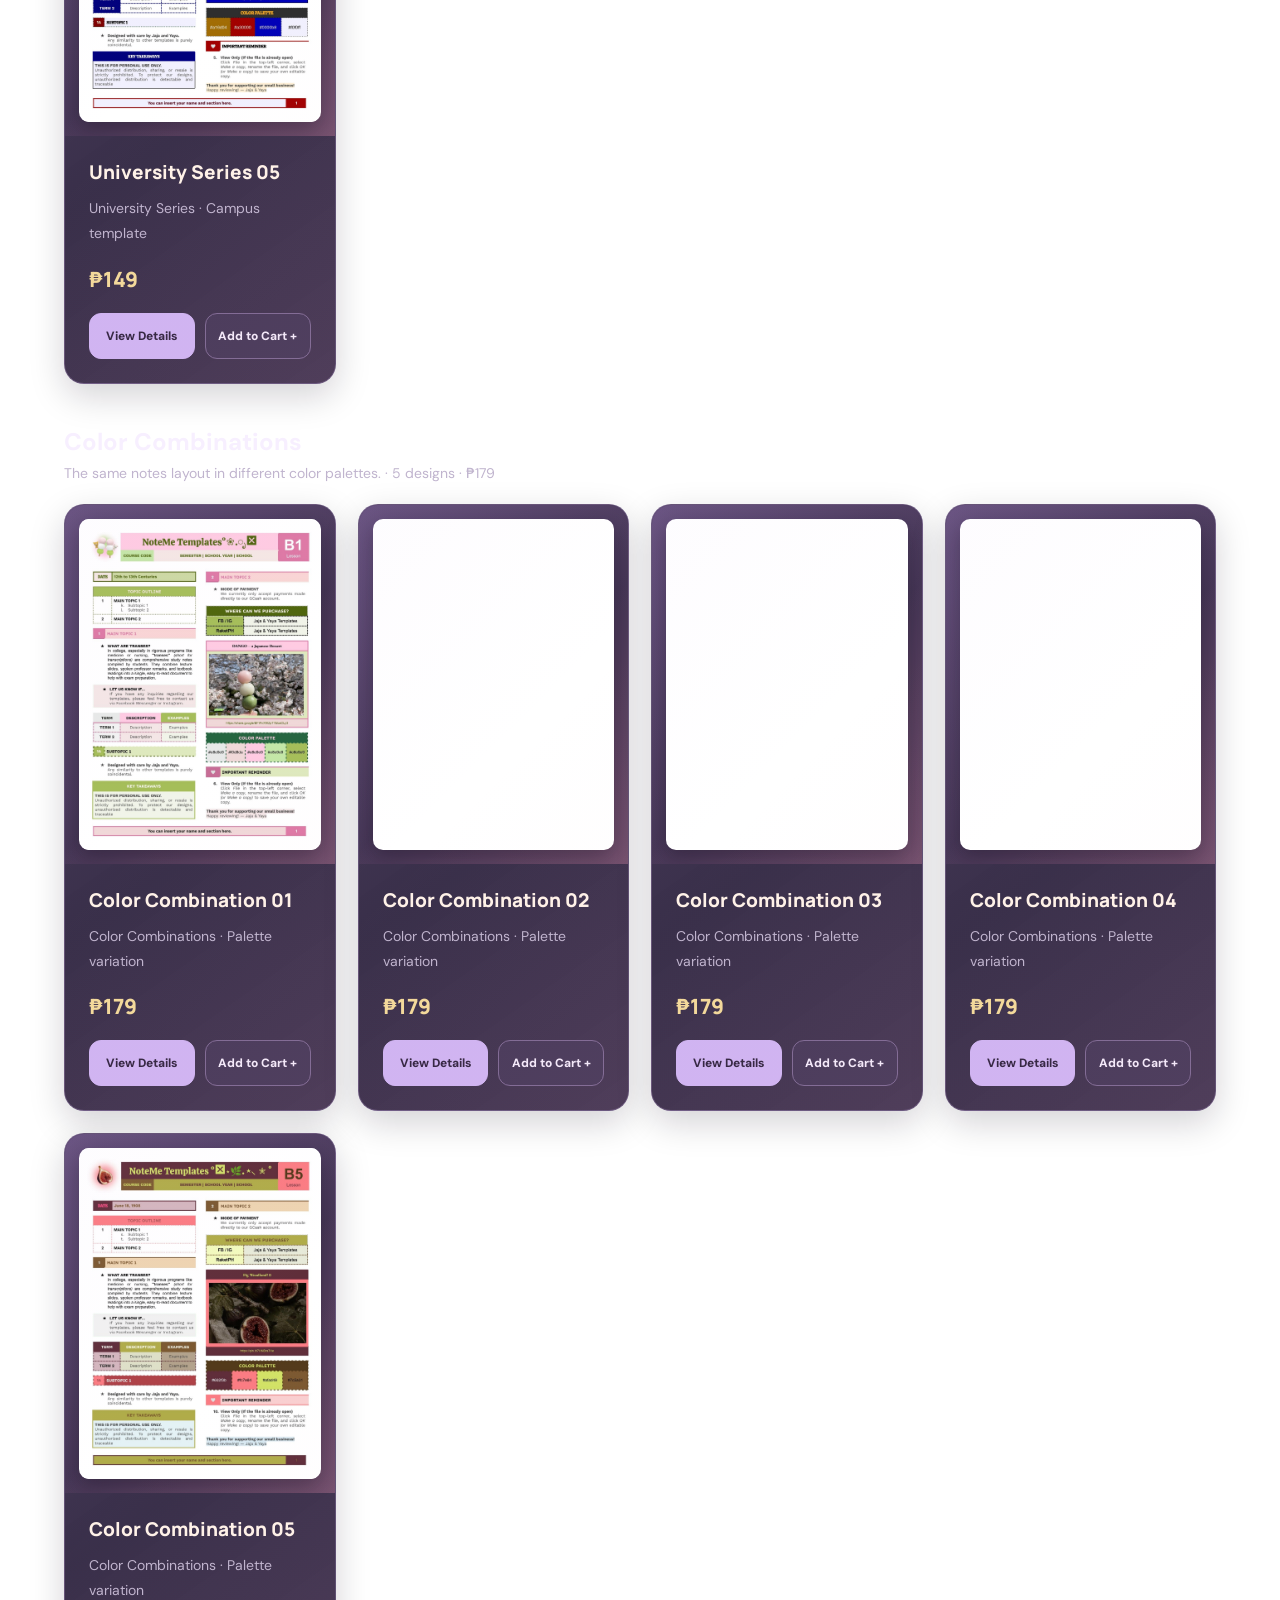
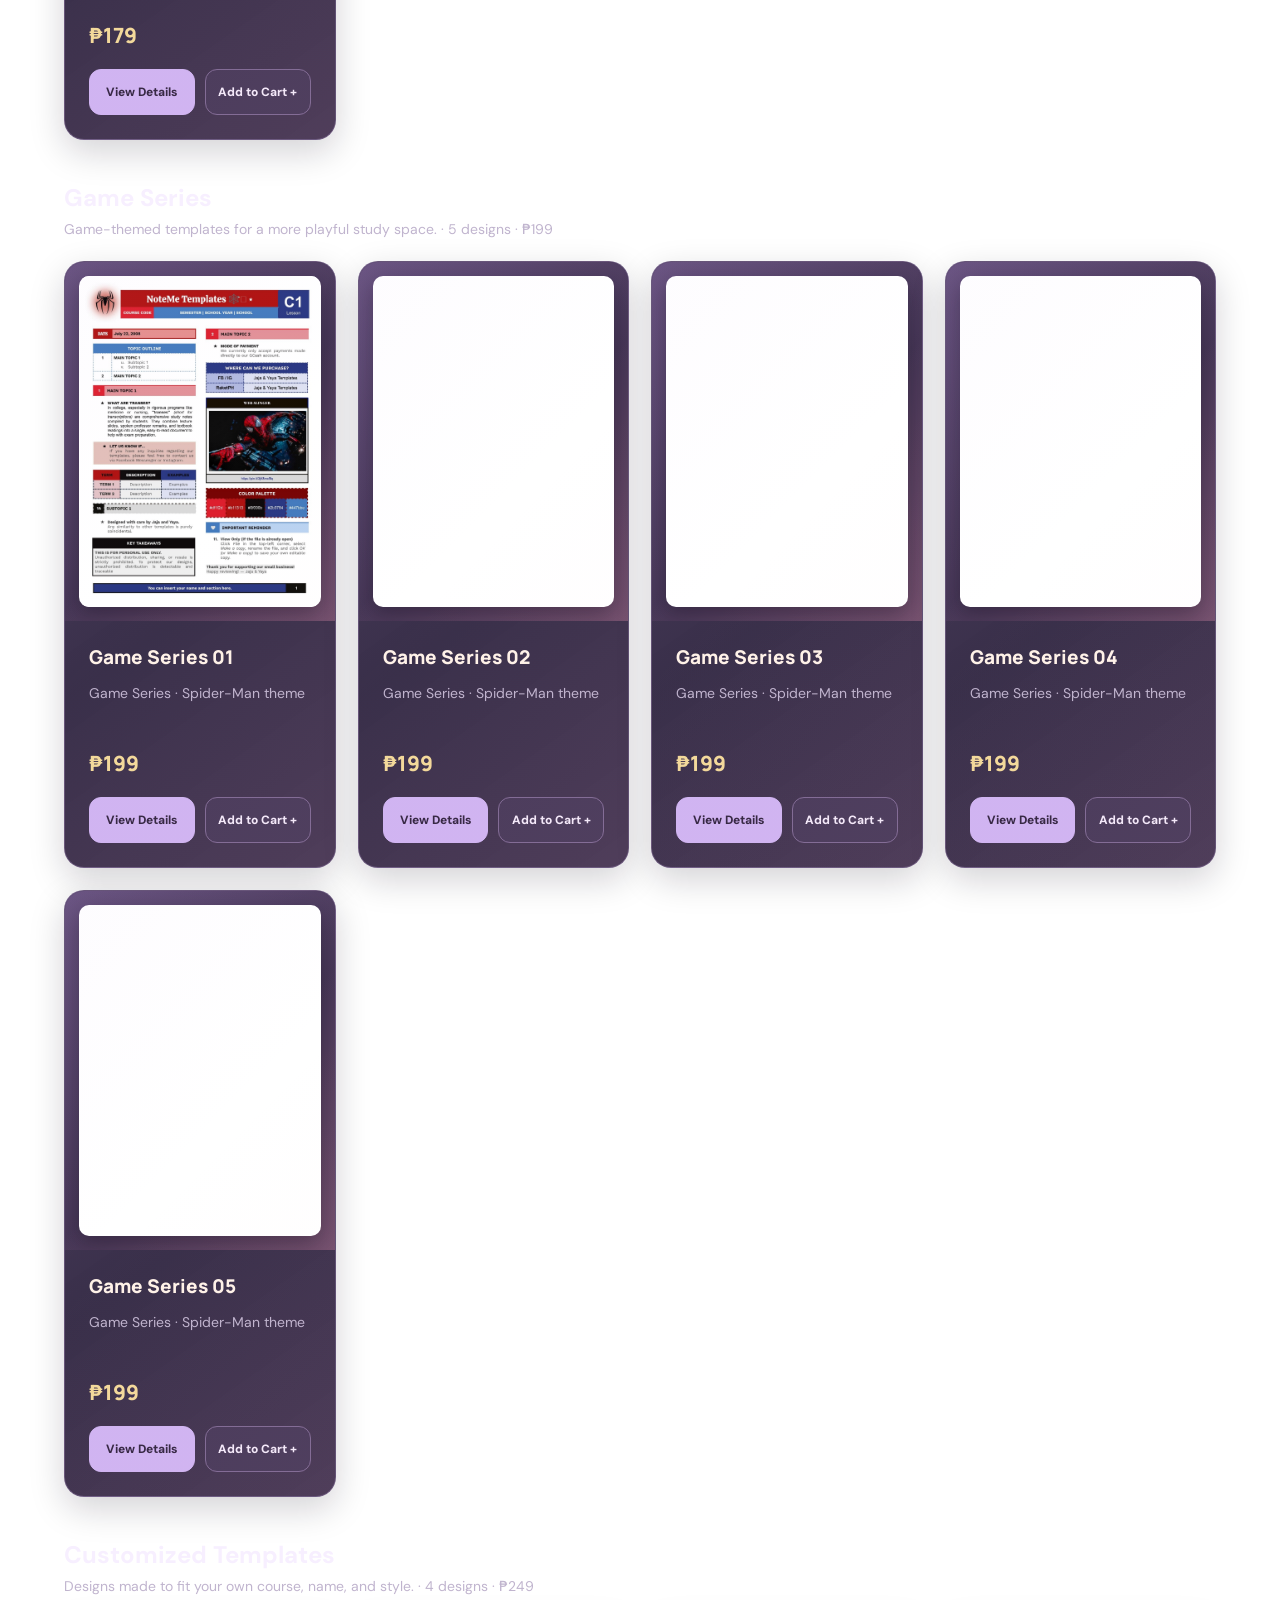
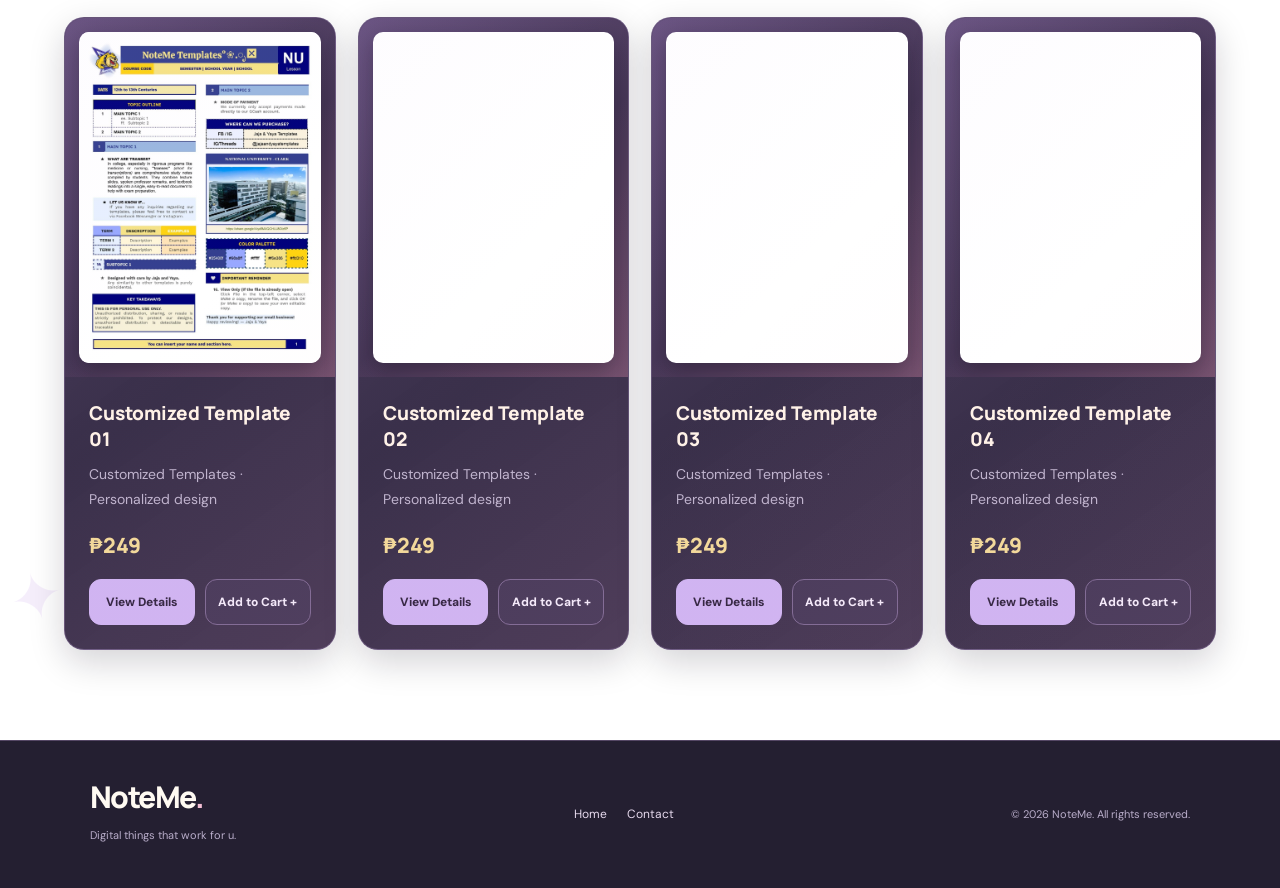
<file: NoteMe-fixed (1)/NoteMeUpDated2-main/product-overview.html>
<!DOCTYPE html>
<html lang="en">
<head>
    <meta charset="UTF-8">
    <meta name="viewport" content="width=device-width, initial-scale=1.0">
    <title>NoteMe | Product Overview</title>

    <link rel="stylesheet" href="features.css">

    <link href="https://fonts.googleapis.com/css2?family=DM+Sans:wght@400;500;600;700;800&family=Manrope:wght@400;500;600;700;800&display=swap" rel="stylesheet">
</head>

<body>

<!-- HEADER -->
<header class="site-header">
    <a href="index.html" class="brand">NoteMe<span>.</span></a>

    <div class="header-actions">
        <a href="checkout.html" class="header-cart" aria-label="View cart">
             <span class="cart-label">Cart</span> <span class="cart-count">0</span>
        </a>
        <a href="index.html" class="home-button">Home</a>

        <button
            class="menu-toggle"
            id="menuToggle"
            type="button"
            aria-label="Toggle navigation"
            aria-expanded="false"
            aria-controls="mainNav"
        >
            <span></span>
            <span></span>
            <span></span>
        </button>
    </div>

    <nav class="menu-panel" id="mainNav">
        <div class="menu-title">Explore NoteMe</div>
        <a href="product-overview.html" class="active">Products</a>
        <a href="product-overview.html#collection">Template Collection</a>
        <a href="design-customization.html">Design Customization</a>
        <a href="checkout.html">Checkout</a>
        <a href="pending-orders.html">My Orders</a>
        <a href="about-support.html">About &amp; Support</a>
    </nav>
</header>


<!-- HERO -->
<section class="page-hero">
    <span class="eyebrow">THE NOTEME COLLECTION</span>

    <h1>Find your next <em>favorite.</em></h1>

    <p>
        Thoughtfully designed digital products to help you
        stay organized, creative, and productive.
    </p>

    <a href="#collection" class="btn">Explore Collection ↗</a>
</section>


<!-- CANVA COLLECTION (moved from the old My Collection page) -->
<section class="container collection-section" id="collection">

    <div class="products-heading">
        <div>
            <span class="eyebrow">THE NOTEME CANVA COLLECTION</span>
            <h2 class="section-title">Template Collection</h2>
            <p class="muted">University Series, Color Combinations, Game Series, and Customized Templates.</p>
        </div>

        <span class="product-count">19 DESIGNS</span>
    </div>
    <div class="collection-group" id="collection-university-series">
        <div class="collection-group-head">
            <h3>University Series</h3>
            <p class="muted">Explore the campus-inspired study templates. · 5 designs · ₱149</p>
        </div>

        <div class="collection-grid">
            <article class="card collection-card">
                <div class="collection-art">
                    <img src="page-01.jpg" alt="University Series 01, Campus template" loading="lazy" decoding="async">
                </div>
                <div class="card-body">
                    <h3>University Series 01</h3>
                    <p class="muted">University Series · Campus template</p>
                    <div class="price">₱149</div>
                    <div class="card-actions">
                        <button data-overview="canva-1">View Details</button>
                        <button data-cart="canva-1">Add to Cart +</button>
                    </div>
                </div>
            </article>

            <article class="card collection-card">
                <div class="collection-art">
                    <img src="page-02.jpg" alt="University Series 02, Campus template" loading="lazy" decoding="async">
                </div>
                <div class="card-body">
                    <h3>University Series 02</h3>
                    <p class="muted">University Series · Campus template</p>
                    <div class="price">₱149</div>
                    <div class="card-actions">
                        <button data-overview="canva-2">View Details</button>
                        <button data-cart="canva-2">Add to Cart +</button>
                    </div>
                </div>
            </article>

            <article class="card collection-card">
                <div class="collection-art">
                    <img src="page-03.jpg" alt="University Series 03, Campus template" loading="lazy" decoding="async">
                </div>
                <div class="card-body">
                    <h3>University Series 03</h3>
                    <p class="muted">University Series · Campus template</p>
                    <div class="price">₱149</div>
                    <div class="card-actions">
                        <button data-overview="canva-3">View Details</button>
                        <button data-cart="canva-3">Add to Cart +</button>
                    </div>
                </div>
            </article>

            <article class="card collection-card">
                <div class="collection-art">
                    <img src="page-04.jpg" alt="University Series 04, Campus template" loading="lazy" decoding="async">
                </div>
                <div class="card-body">
                    <h3>University Series 04</h3>
                    <p class="muted">University Series · Campus template</p>
                    <div class="price">₱149</div>
                    <div class="card-actions">
                        <button data-overview="canva-4">View Details</button>
                        <button data-cart="canva-4">Add to Cart +</button>
                    </div>
                </div>
            </article>

            <article class="card collection-card">
                <div class="collection-art">
                    <img src="page-05.jpg" alt="University Series 05, Campus template" loading="lazy" decoding="async">
                </div>
                <div class="card-body">
                    <h3>University Series 05</h3>
                    <p class="muted">University Series · Campus template</p>
                    <div class="price">₱149</div>
                    <div class="card-actions">
                        <button data-overview="canva-5">View Details</button>
                        <button data-cart="canva-5">Add to Cart +</button>
                    </div>
                </div>
            </article>

        </div>
    </div>

    <div class="collection-group" id="collection-color-combinations">
        <div class="collection-group-head">
            <h3>Color Combinations</h3>
            <p class="muted">The same notes layout in different color palettes. · 5 designs · ₱179</p>
        </div>

        <div class="collection-grid">
            <article class="card collection-card">
                <div class="collection-art">
                    <img src="page-06.jpg" alt="Color Combination 01, Palette variation" loading="lazy" decoding="async">
                </div>
                <div class="card-body">
                    <h3>Color Combination 01</h3>
                    <p class="muted">Color Combinations · Palette variation</p>
                    <div class="price">₱179</div>
                    <div class="card-actions">
                        <button data-overview="canva-6">View Details</button>
                        <button data-cart="canva-6">Add to Cart +</button>
                    </div>
                </div>
            </article>

            <article class="card collection-card">
                <div class="collection-art">
                    <img src="page-07.jpg" alt="Color Combination 02, Palette variation" loading="lazy" decoding="async">
                </div>
                <div class="card-body">
                    <h3>Color Combination 02</h3>
                    <p class="muted">Color Combinations · Palette variation</p>
                    <div class="price">₱179</div>
                    <div class="card-actions">
                        <button data-overview="canva-7">View Details</button>
                        <button data-cart="canva-7">Add to Cart +</button>
                    </div>
                </div>
            </article>

            <article class="card collection-card">
                <div class="collection-art">
                    <img src="page-08.jpg" alt="Color Combination 03, Palette variation" loading="lazy" decoding="async">
                </div>
                <div class="card-body">
                    <h3>Color Combination 03</h3>
                    <p class="muted">Color Combinations · Palette variation</p>
                    <div class="price">₱179</div>
                    <div class="card-actions">
                        <button data-overview="canva-8">View Details</button>
                        <button data-cart="canva-8">Add to Cart +</button>
                    </div>
                </div>
            </article>

            <article class="card collection-card">
                <div class="collection-art">
                    <img src="page-09.jpg" alt="Color Combination 04, Palette variation" loading="lazy" decoding="async">
                </div>
                <div class="card-body">
                    <h3>Color Combination 04</h3>
                    <p class="muted">Color Combinations · Palette variation</p>
                    <div class="price">₱179</div>
                    <div class="card-actions">
                        <button data-overview="canva-9">View Details</button>
                        <button data-cart="canva-9">Add to Cart +</button>
                    </div>
                </div>
            </article>

            <article class="card collection-card">
                <div class="collection-art">
                    <img src="page-10.jpg" alt="Color Combination 05, Palette variation" loading="lazy" decoding="async">
                </div>
                <div class="card-body">
                    <h3>Color Combination 05</h3>
                    <p class="muted">Color Combinations · Palette variation</p>
                    <div class="price">₱179</div>
                    <div class="card-actions">
                        <button data-overview="canva-10">View Details</button>
                        <button data-cart="canva-10">Add to Cart +</button>
                    </div>
                </div>
            </article>

        </div>
    </div>

    <div class="collection-group" id="collection-game-series">
        <div class="collection-group-head">
            <h3>Game Series</h3>
            <p class="muted">Game-themed templates for a more playful study space. · 5 designs · ₱199</p>
        </div>

        <div class="collection-grid">
            <article class="card collection-card">
                <div class="collection-art">
                    <img src="page-11.jpg" alt="Game Series 01, Spider-Man theme" loading="lazy" decoding="async">
                </div>
                <div class="card-body">
                    <h3>Game Series 01</h3>
                    <p class="muted">Game Series · Spider-Man theme</p>
                    <div class="price">₱199</div>
                    <div class="card-actions">
                        <button data-overview="canva-11">View Details</button>
                        <button data-cart="canva-11">Add to Cart +</button>
                    </div>
                </div>
            </article>

            <article class="card collection-card">
                <div class="collection-art">
                    <img src="page-12.jpg" alt="Game Series 02, Spider-Man theme" loading="lazy" decoding="async">
                </div>
                <div class="card-body">
                    <h3>Game Series 02</h3>
                    <p class="muted">Game Series · Spider-Man theme</p>
                    <div class="price">₱199</div>
                    <div class="card-actions">
                        <button data-overview="canva-12">View Details</button>
                        <button data-cart="canva-12">Add to Cart +</button>
                    </div>
                </div>
            </article>

            <article class="card collection-card">
                <div class="collection-art">
                    <img src="page-13.jpg" alt="Game Series 03, Spider-Man theme" loading="lazy" decoding="async">
                </div>
                <div class="card-body">
                    <h3>Game Series 03</h3>
                    <p class="muted">Game Series · Spider-Man theme</p>
                    <div class="price">₱199</div>
                    <div class="card-actions">
                        <button data-overview="canva-13">View Details</button>
                        <button data-cart="canva-13">Add to Cart +</button>
                    </div>
                </div>
            </article>

            <article class="card collection-card">
                <div class="collection-art">
                    <img src="page-14.jpg" alt="Game Series 04, Spider-Man theme" loading="lazy" decoding="async">
                </div>
                <div class="card-body">
                    <h3>Game Series 04</h3>
                    <p class="muted">Game Series · Spider-Man theme</p>
                    <div class="price">₱199</div>
                    <div class="card-actions">
                        <button data-overview="canva-14">View Details</button>
                        <button data-cart="canva-14">Add to Cart +</button>
                    </div>
                </div>
            </article>

            <article class="card collection-card">
                <div class="collection-art">
                    <img src="page-15.jpg" alt="Game Series 05, Spider-Man theme" loading="lazy" decoding="async">
                </div>
                <div class="card-body">
                    <h3>Game Series 05</h3>
                    <p class="muted">Game Series · Spider-Man theme</p>
                    <div class="price">₱199</div>
                    <div class="card-actions">
                        <button data-overview="canva-15">View Details</button>
                        <button data-cart="canva-15">Add to Cart +</button>
                    </div>
                </div>
            </article>

        </div>
    </div>

    <div class="collection-group" id="collection-customized-templates">
        <div class="collection-group-head">
            <h3>Customized Templates</h3>
            <p class="muted">Designs made to fit your own course, name, and style. · 4 designs · ₱249</p>
        </div>

        <div class="collection-grid">
            <article class="card collection-card">
                <div class="collection-art">
                    <img src="page-16.jpg" alt="Customized Template 01, Personalized design" loading="lazy" decoding="async">
                </div>
                <div class="card-body">
                    <h3>Customized Template 01</h3>
                    <p class="muted">Customized Templates · Personalized design</p>
                    <div class="price">₱249</div>
                    <div class="card-actions">
                        <button data-overview="canva-16">View Details</button>
                        <button data-cart="canva-16">Add to Cart +</button>
                    </div>
                </div>
            </article>

            <article class="card collection-card">
                <div class="collection-art">
                    <img src="page-17.jpg" alt="Customized Template 02, Personalized design" loading="lazy" decoding="async">
                </div>
                <div class="card-body">
                    <h3>Customized Template 02</h3>
                    <p class="muted">Customized Templates · Personalized design</p>
                    <div class="price">₱249</div>
                    <div class="card-actions">
                        <button data-overview="canva-17">View Details</button>
                        <button data-cart="canva-17">Add to Cart +</button>
                    </div>
                </div>
            </article>

            <article class="card collection-card">
                <div class="collection-art">
                    <img src="page-18.jpg" alt="Customized Template 03, Personalized design" loading="lazy" decoding="async">
                </div>
                <div class="card-body">
                    <h3>Customized Template 03</h3>
                    <p class="muted">Customized Templates · Personalized design</p>
                    <div class="price">₱249</div>
                    <div class="card-actions">
                        <button data-overview="canva-18">View Details</button>
                        <button data-cart="canva-18">Add to Cart +</button>
                    </div>
                </div>
            </article>

            <article class="card collection-card">
                <div class="collection-art">
                    <img src="page-19.jpg" alt="Customized Template 04, Personalized design" loading="lazy" decoding="async">
                </div>
                <div class="card-body">
                    <h3>Customized Template 04</h3>
                    <p class="muted">Customized Templates · Personalized design</p>
                    <div class="price">₱249</div>
                    <div class="card-actions">
                        <button data-overview="canva-19">View Details</button>
                        <button data-cart="canva-19">Add to Cart +</button>
                    </div>
                </div>
            </article>

        </div>
    </div>

</section>


<!-- PRODUCT DETAILS MODAL -->
<div class="modal-backdrop" id="detailModal">
    <div class="modal">
        <button class="close" id="closeDetail" type="button">&times;</button>
        <div id="detailContent"></div>
    </div>
</div>


<!-- FOOTER -->
<footer class="site-footer">
    <div>
        <a href="index.html" class="brand">NoteMe<span>.</span></a>
        <p>Digital things that work for u.</p>
    </div>

    <div class="footer-links">
        <a href="index.html">Home</a>
        <a href="about-support.html">Contact</a>
    </div>

    <p>© 2026 NoteMe. All rights reserved.</p>
</footer>


<!-- LOAD JAVASCRIPT ONCE, AT THE END -->
<script src="auth.js"></script>
<script src="features.js"></script>

</body>
</html>
</file>
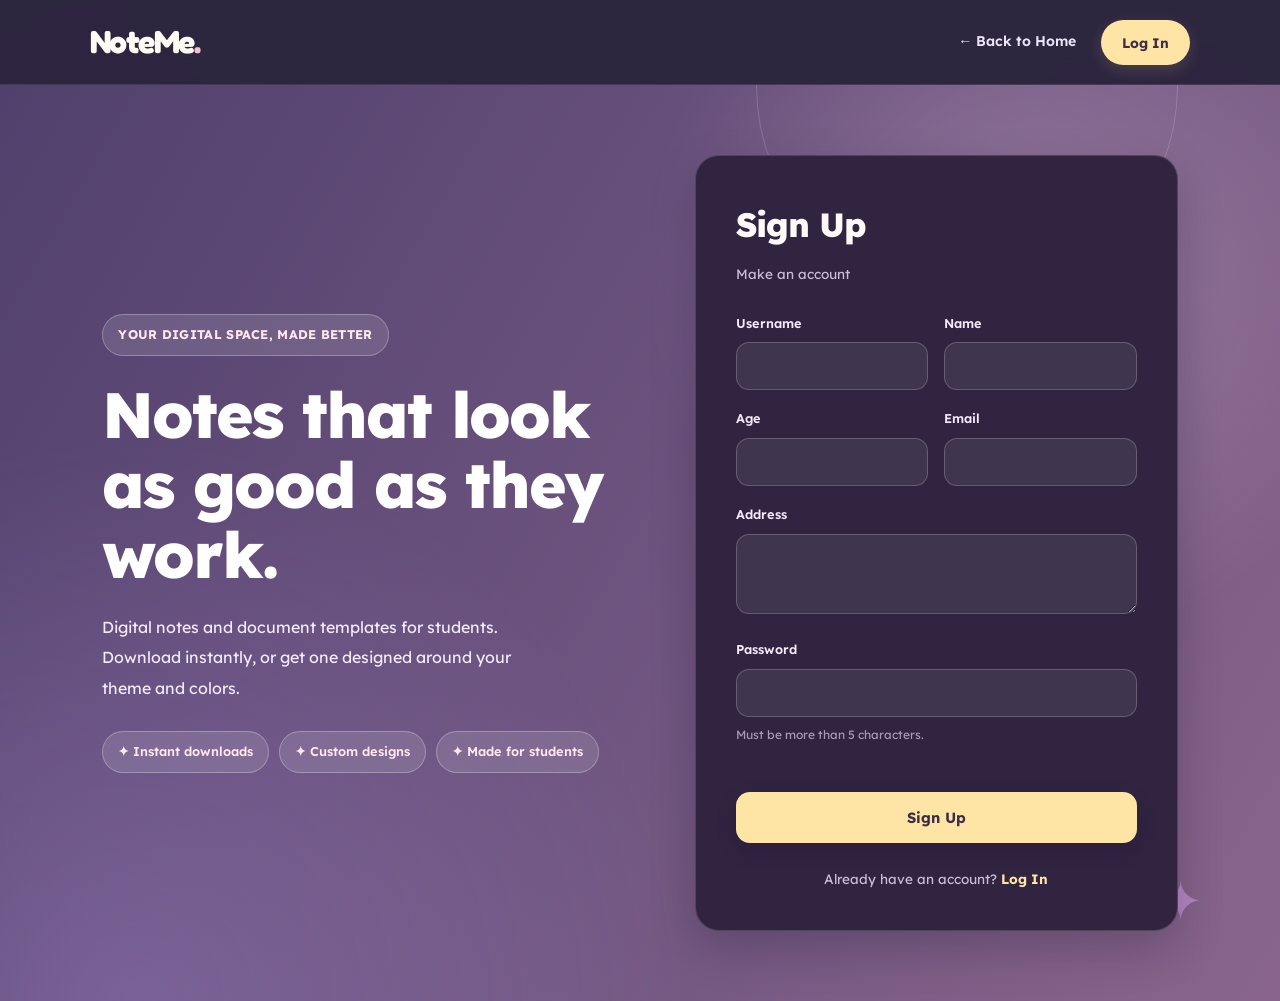
<file: NoteMe-fixed (1)/NoteMeUpDated2-main/signup.html>
<!DOCTYPE html>
<html lang="en">
<head>
  <meta charset="UTF-8">
  <meta name="viewport" content="width=device-width, initial-scale=1.0, viewport-fit=cover">
  <meta name="theme-color" content="#211a35">
  <title>Sign Up | NoteMe</title>
  <link rel="preconnect" href="https://fonts.googleapis.com">
  <link rel="preconnect" href="https://fonts.gstatic.com" crossorigin>
  <link href="https://fonts.googleapis.com/css2?family=Fredoka:wght@400;500;600;700&family=Lexend:wght@400;500;600;700;800&display=swap" rel="stylesheet">
  <link rel="stylesheet" href="style.css">
</head>
<body>

  <!-- HEADER (same as the homepage) -->
  <header class="site-header auth-header">
    <a href="index.html" class="logo">NoteMe</a>

    <div class="header-actions">
      <a href="index.html" class="header-link">← Back to Home</a>
      <a href="login.html" class="header-signup">Log In</a>
    </div>
  </header>

  <main class="auth-page">

    <section class="auth-side">
      <span class="eyebrow">YOUR DIGITAL SPACE, MADE BETTER</span>
      <h1>Notes that look as good as they work.</h1>
      <p>Digital notes and document templates for students. Download instantly, or get one designed around your theme and colors.</p>
      <ul class="auth-perks">
        <li>✦ Instant downloads</li>
        <li>✦ Custom designs</li>
        <li>✦ Made for students</li>
      </ul>
    </section>

    <div class="auth-forms">
      <section class="auth-card signup">
        <h2>Sign Up</h2>
        <p class="sub">Make an account</p>
        <form id="signupForm">
          <div class="form-row">
            <div><label for="su-username">Username</label><input type="text" id="su-username" autocomplete="username" required></div>
            <div><label for="su-name">Name</label><input type="text" id="su-name" autocomplete="name" required></div>
          </div>
          <div class="form-row">
            <div><label for="su-age">Age</label><input type="number" id="su-age" min="1" max="120" required></div>
            <div><label for="su-email">Email</label><input type="email" id="su-email" autocomplete="email" required></div>
          </div>
          <label for="su-address">Address</label>
          <textarea id="su-address" rows="2" required></textarea>
          <label for="su-password">Password</label>
          <input type="password" id="su-password" autocomplete="new-password" minlength="6" required>
          <div class="hint">Must be more than 5 characters.</div>

          <p class="form-error" id="signupError" role="alert" aria-live="polite"></p>

          <button class="btn block" type="submit">Sign Up</button>
        </form>
        <p class="switch">Already have an account? <a href="login.html">Log In</a></p>
      </section>
    </div>

  </main>

  <script src="auth.js"></script>
  <script src="script.js"></script>
</body>
</html>
</file>
<file: NoteMe-fixed (1)/NoteMeUpDated2-main/style.css>
:root {
    --bg: #211a35;
    --bg-light: #302441;
    --purple: #69518d;
    --purple-dark: #49345f;
    --lavender: #d9c9fa;
    --pink: #f4bfd5;
    --peach: #ffd5b5;
    --yellow: #ffe5a5;
    --mint: #c8e7d8;
    --cream: #fffaf2;
    --white: #ffffff;
    --ink: #30263d;
    --muted: #796f84;
    --text: #f8f1ff;
    --radius: 20px;
    --shadow: 0 18px 45px rgba(12, 7, 28, .22);
}

* {
    margin: 0;
    padding: 0;
    box-sizing: border-box;
}

html {
    scroll-behavior: smooth;
    scroll-padding-top: 95px;
}

body {
    font-family: 'Lexend', sans-serif;
    background:
        radial-gradient(ellipse at 10% 5%, rgba(145, 112, 207, .24), transparent 35%),
        radial-gradient(ellipse at 90% 35%, rgba(229, 157, 193, .14), transparent 30%),
        linear-gradient(145deg, #211a35, #2b213e 55%, #352744);
    color: var(--text);
    font-size: 15px;
    line-height: 1.7;
    min-height: 100vh;
    overflow-x: hidden;
}

body::before,
body::after {
    content: "";
    position: fixed;
    width: 300px;
    height: 300px;
    border-radius: 50%;
    filter: blur(100px);
    opacity: .12;
    pointer-events: none;
    z-index: -1;
}

body::before {
    background: #c4a4ff;
    top: 15%;
    left: -180px;
}

body::after {
    background: #f5b8d4;
    bottom: 5%;
    right: -180px;
}

a {
    text-decoration: none;
    color: inherit;
}

button {
    font: inherit;
    cursor: pointer;
}

img {
    max-width: 100%;
    display: block;
}

/* =========================================
   HEADER
========================================= */

.site-header {
    min-height: 82px;
    padding: 15px 7%;
    display: flex;
    align-items: center;
    justify-content: space-between;
    gap: 22px;
    position: sticky;
    top: 0;
    z-index: 1000;
    background: rgba(32, 25, 51, .94);
    border-bottom: 1px solid rgba(255,255,255,.1);
    backdrop-filter: blur(18px);
    -webkit-backdrop-filter: blur(18px);
}

.logo {
    font-family: 'Fredoka', sans-serif;
    font-size: 2rem;
    font-weight: 700;
    letter-spacing: -1.5px;
    color: var(--cream);
    white-space: nowrap;
}

.logo::after {
    content: ".";
    color: var(--pink);
}

.header-actions {
    display: flex;
    align-items: center;
    gap: 12px;
}

.header-link {
    color: #eee5f8;
    font-size: .88rem;
    font-weight: 600;
    padding: 10px 13px;
    border-radius: 30px;
    transition: .25s ease;
}

.header-link:hover {
    color: white;
    background: rgba(255,255,255,.1);
}

#loginLink,
#logoutBtn {
    display: inline-flex;
    align-items: center;
    justify-content: center;
    border: 1px solid rgba(225,210,250,.6);
    background: transparent;
    color: #f2e9ff;
    border-radius: 30px;
    padding: 10px 19px;
    font-size: .86rem;
    font-weight: 600;
    transition: .25s ease;
}

#loginLink:hover,
#logoutBtn:hover {
    background: rgba(255,255,255,.13);
    transform: translateY(-2px);
}

.header-signup {
    display: inline-flex;
    align-items: center;
    justify-content: center;
    padding: 11px 21px;
    border-radius: 30px;
    background: var(--yellow);
    color: #3c2d48;
    font-size: .86rem;
    font-weight: 700;
    transition: .25s ease;
    box-shadow: 0 5px 16px rgba(255,229,165,.14);
}

.header-signup:hover {
    background: var(--pink);
    transform: translateY(-2px);
}

.cart-count {
    display: inline-flex;
    align-items: center;
    justify-content: center;
    min-width: 20px;
    height: 20px;
    padding: 0 6px;
    margin-left: 3px;
    border-radius: 50px;
    background: var(--pink);
    color: var(--ink);
    font-size: .7rem;
    font-weight: 800;
}

/* HAMBURGER */

.menu-toggle {
    width: 44px;
    height: 44px;
    display: flex;
    flex-direction: column;
    align-items: center;
    justify-content: center;
    gap: 5px;
    border: 1px solid rgba(255,255,255,.2);
    border-radius: 14px;
    background: rgba(255,255,255,.09);
    transition: .25s ease;
    z-index: 1002;
}

.menu-toggle:hover {
    background: rgba(255,255,255,.18);
}

.menu-toggle span {
    width: 19px;
    height: 2px;
    border-radius: 5px;
    background: white;
    transition: .25s ease;
}

.menu-toggle.active span:nth-child(1) {
    transform: translateY(7px) rotate(45deg);
}

.menu-toggle.active span:nth-child(2) {
    opacity: 0;
}

.menu-toggle.active span:nth-child(3) {
    transform: translateY(-7px) rotate(-45deg);
}

/* DROPDOWN */

.menu-panel {
    position: absolute;
    top: calc(100% + 12px);
    right: 7%;
    width: 275px;
    padding: 22px;
    display: none;
    flex-direction: column;
    gap: 7px;
    background: #302441;
    border: 1px solid rgba(255,255,255,.15);
    border-radius: 20px;
    box-shadow: var(--shadow);
    animation: menuIn .2s ease;
}

.menu-panel.open,
.menu-panel.active {
    display: flex;
}

@keyframes menuIn {
    from {
        opacity: 0;
        transform: translateY(-8px);
    }
    to {
        opacity: 1;
        transform: translateY(0);
    }
}

.menu-title {
    color: var(--pink);
    font-size: 1rem;
    font-weight: 700;
    margin-bottom: 8px;
}

.menu-panel a {
    color: #fffaf5;
    font-size: .9rem;
    font-weight: 500;
    padding: 11px 12px;
    border-radius: 11px;
    transition: .2s ease;
}

.menu-panel a:hover {
    background: rgba(255,255,255,.1);
    padding-left: 17px;
}

.menu-divider {
    height: 1px;
    background: rgba(255,255,255,.14);
    margin: 8px 0;
}

.menu-panel .menu-signup {
    background: var(--yellow);
    color: var(--ink);
    text-align: center;
    font-weight: 700;
}

.menu-panel .menu-signup:hover {
    background: var(--pink);
    padding-left: 12px;
}

/* =========================================
   HERO
========================================= */

.hero {
    min-height: 610px;
    padding: 85px 8% 90px;
    display: grid;
    grid-template-columns: 1.05fr .95fr;
    align-items: center;
    gap: 45px;
    position: relative;
    isolation: isolate;
    overflow: hidden;
    background:
        radial-gradient(circle at 80% 20%, rgba(255,220,239,.23), transparent 30%),
        radial-gradient(circle at 10% 100%, rgba(198,170,255,.22), transparent 38%),
        linear-gradient(120deg, #51406d, #725782 60%, #89658b);
    border-bottom: 1px solid rgba(255,255,255,.12);
}

.hero::before {
    content: "";
    position: absolute;
    width: 420px;
    height: 420px;
    border: 1px solid rgba(255,255,255,.16);
    border-radius: 50%;
    top: -210px;
    right: 8%;
    z-index: -1;
}

.hero::after {
    content: "";
    position: absolute;
    width: 230px;
    height: 230px;
    background: rgba(255,213,181,.13);
    border-radius: 50%;
    filter: blur(65px);
    bottom: -100px;
    left: 38%;
    z-index: -1;
}

.hero-copy {
    max-width: 600px;
    position: relative;
    z-index: 2;
}

.eyebrow {
    display: inline-flex;
    align-items: center;
    padding: 9px 15px;
    margin-bottom: 23px;
    border: 1px solid rgba(255,255,255,.28);
    border-radius: 30px;
    background: rgba(255,255,255,.12);
    color: #ffe7ef;
    font-size: .79rem;
    font-weight: 700;
    letter-spacing: .3px;
}

.hero h1 {
    max-width: 600px;
    margin-bottom: 23px;
    color: white;
    font-size: clamp(3.2rem, 5.5vw, 5.2rem);
    font-weight: 800;
    line-height: 1.1;
    letter-spacing: -2.5px;
}

.hero h1 span {
    color: var(--yellow);
}

.hero p {
    max-width: 490px;
    margin-bottom: 30px;
    color: #f4eafa;
    font-size: 1rem;
    line-height: 1.9;
    font-weight: 400;
}

.actions {
    display: flex;
    flex-wrap: wrap;
    gap: 13px;
}

/* BUTTONS */

.btn {
    min-height: 50px;
    display: inline-flex;
    align-items: center;
    justify-content: center;
    padding: 13px 24px;
    border: 1px solid transparent;
    border-radius: 14px;
    background: var(--yellow);
    color: #3b2c48;
    font-size: .9rem;
    font-weight: 700;
    box-shadow: 0 8px 20px rgba(15,9,30,.16);
    transition: .25s ease;
}

.btn:hover {
    transform: translateY(-3px);
    background: #ffedc8;
    box-shadow: 0 12px 25px rgba(15,9,30,.22);
}

.btn.light {
    color: white;
    border: 1px solid rgba(255,255,255,.55);
    background: rgba(255,255,255,.09);
    box-shadow: none;
}

.btn.light:hover {
    background: rgba(255,255,255,.2);
}

/* HERO PRODUCT ART */

.hero-art {
    min-height: 400px;
    display: flex;
    align-items: center;
    justify-content: center;
    position: relative;
    background: radial-gradient(ellipse, rgba(255,255,255,.13), transparent 68%);
    border-radius: 50%;
    perspective: 1000px;
}

.hero-product {
    width: 230px;
    height: 300px;
    padding: 10px;
    position: absolute;
    border: 6px solid rgba(255,255,255,.8);
    border-radius: 17px;
    background: var(--cream);
    box-shadow: 0 25px 55px rgba(17,11,32,.3);
    overflow: hidden;
    transition: transform .4s ease;
}

.hero-product img {
    width: 100%;
    height: 100%;
    object-fit: cover;
    border-radius: 8px;
}

.product-back {
    transform: rotate(-13deg) translate(-100px,4px) scale(.88);
    opacity: .9;
}

.product-middle {
    transform: rotate(11deg) translate(105px,3px) scale(.9);
    opacity: .92;
}

.product-front {
    z-index: 2;
    transform: rotate(-2deg);
}

.hero-art:hover .product-back {
    transform: rotate(-17deg) translate(-120px,0) scale(.9);
}

.hero-art:hover .product-middle {
    transform: rotate(15deg) translate(125px,0) scale(.92);
}

.hero-art:hover .product-front {
    transform: rotate(0deg) translateY(-8px);
}

.floating-label {
    position: absolute;
    z-index: 4;
    padding: 11px 16px;
    border-radius: 13px;
    color: var(--ink);
    font-size: .86rem;
    font-weight: 700;
    box-shadow: 0 10px 25px rgba(17,11,32,.2);
}

.label-top {
    top: 25px;
    right: 0;
    background: var(--yellow);
    transform: rotate(5deg);
}

.label-bottom {
    bottom: 35px;
    left: 0;
    background: var(--pink);
    transform: rotate(-5deg);
}

/* =========================================
   GENERAL SECTIONS
========================================= */

.section {
    padding: 90px 8%;
    position: relative;
}

.section-heading {
    max-width: 680px;
    margin: 0 auto 45px;
    text-align: center;
}

.section-heading h2 {
    margin-bottom: 12px;
    color: white;
    font-size: clamp(2.1rem, 3.5vw, 3rem);
    font-weight: 800;
    line-height: 1.2;
    letter-spacing: -1.5px;
}

.section-heading .sub {
    color: #e3d9ed;
    font-size: .95rem;
    line-height: 1.8;
}

/* =========================================
   PRODUCTS
========================================= */

#shop {
    background:
        radial-gradient(ellipse at 0% 35%, rgba(176,145,227,.13), transparent 32%),
        radial-gradient(ellipse at 100% 80%, rgba(241,172,202,.1), transparent 30%),
        #29213d;
}

.grid {
    max-width: 1250px;
    margin: 0 auto;
    display: grid;
    grid-template-columns: repeat(4, minmax(0,1fr));
    gap: 23px;
}

.product {
    min-width: 0;
    padding: 13px;
    border: 1px solid rgba(255,255,255,.8);
    border-radius: 20px;
    background: var(--cream);
    color: var(--ink);
    box-shadow: 0 15px 35px rgba(10,7,25,.23);
    transition: transform .3s ease, box-shadow .3s ease;
}

.product:hover {
    transform: translateY(-8px);
    box-shadow: 0 23px 45px rgba(10,7,25,.3);
}

.preview {
    width: 100%;
    height: 205px;
    display: flex;
    align-items: center;
    justify-content: center;
    position: relative;
    overflow: hidden;
    border-radius: 14px;
}

.preview img {
    width: 100%;
    height: 100%;
    object-fit: contain;
    background: white;
    transition: transform .4s ease;
}

.product:hover .preview img {
    transform: scale(1.06);
}

.preview.p1 {
    background:
        linear-gradient(90deg, transparent 48%, rgba(32,74,55,.16) 49% 51%, transparent 52%),
        linear-gradient(135deg, #f3eddd, #cfdfcb 60%, #8f3439);
}

.preview.p2 {
    background: linear-gradient(120deg, #f0c4bd, #f5e5ac 34%, #bfd7c7 67%, #c7c4e7);
}

.preview.p3 {
    background:
        radial-gradient(circle, rgba(255,255,255,.2) 1.5px, transparent 2px) 0 0 / 13px 13px,
        repeating-conic-gradient(from 6deg at 50% 50%, rgba(255,255,255,.1) 0 1.5deg, transparent 1.5deg 30deg),
        linear-gradient(135deg, #d62437, #9e142c 48%, #123a78);
}

.preview.p3 b {
    color: white;
}

.preview.p4 {
    background: linear-gradient(135deg, #d7c6ec, #f3d4df 55%, #f7e6c6);
}

.preview b {
    max-width: 80%;
    padding: 13px 16px;
    border: 1px solid rgba(255,255,255,.8);
    border-radius: 12px;
    background: rgba(255,250,242,.88);
    color: #30253f;
    font-size: .95rem;
    text-align: center;
    box-shadow: 0 10px 24px rgba(39,29,53,.16);
}

.preview.p3 b {
    background: rgba(18,34,65,.82);
}

.info {
    padding: 18px 8px 8px;
}

.info h3 {
    min-height: 48px;
    margin-bottom: 7px;
    color: #30253f;
    font-size: 1.08rem;
    font-weight: 700;
    line-height: 1.45;
}

.seller {
    margin-bottom: 14px;
    color: #776c82;
    font-size: .8rem;
}

.price {
    margin-bottom: 14px;
    color: #62477e;
    font-size: 1.1rem;
    font-weight: 800;
}

.btn.sm {
    width: 100%;
    min-height: 44px;
    padding: 10px 14px;
    border-radius: 12px;
    background: #604b7c;
    color: white;
    font-size: .84rem;
    box-shadow: none;
}

.btn.sm:hover {
    background: #80649e;
    box-shadow: 0 7px 16px rgba(92,71,119,.2);
}

.collection-cta {
    max-width: 1250px;
    margin: 35px auto 0;
    padding: 22px 26px;
    display: flex;
    align-items: center;
    justify-content: space-between;
    gap: 20px;
    border: 1px solid rgba(255,255,255,.18);
    border-radius: 18px;
    background: rgba(255,255,255,.06);
}

.collection-cta p {
    color: #eee5f8;
    font-size: .92rem;
}

/* =========================================
   HOW IT WORKS
========================================= */

.how-section {
    background:
        radial-gradient(circle at 90% 10%, rgba(255,218,185,.15), transparent 30%),
        linear-gradient(135deg, #453550, #5c466b 55%, #4b3d61);
    border-top: 1px solid rgba(255,255,255,.1);
    border-bottom: 1px solid rgba(255,255,255,.1);
}

.steps {
    max-width: 1150px;
    margin: 0 auto;
    display: grid;
    grid-template-columns: repeat(4,minmax(0,1fr));
    gap: 19px;
}

.step {
    min-height: 215px;
    padding: 25px 21px;
    border: 1px solid rgba(255,255,255,.24);
    border-radius: 19px;
    background: rgba(255,255,255,.1);
    backdrop-filter: blur(12px);
    -webkit-backdrop-filter: blur(12px);
    transition: .3s ease;
}

.step:hover {
    transform: translateY(-6px);
    background: rgba(255,255,255,.16);
}

.num {
    width: 44px;
    height: 44px;
    display: flex;
    align-items: center;
    justify-content: center;
    margin-bottom: 19px;
    border-radius: 14px;
    background: var(--yellow);
    color: #493650;
    font-size: 1.15rem;
    font-weight: 800;
}

.step:nth-child(2) .num {
    background: var(--pink);
}

.step:nth-child(3) .num {
    background: var(--lavender);
}

.step:nth-child(4) .num {
    background: var(--mint);
}

.step h3 {
    margin-bottom: 10px;
    color: white;
    font-size: 1.06rem;
    font-weight: 700;
}

.step p {
    color: #f0e8f6;
    font-size: .87rem;
    line-height: 1.85;
}

/* =========================================
   FOOTER
========================================= */

.site-footer {
    padding: 38px 8%;
    display: flex;
    align-items: center;
    justify-content: space-between;
    flex-wrap: wrap;
    gap: 22px;
    background: #1b172b;
    border-top: 1px solid rgba(255,255,255,.1);
}

.site-footer .logo {
    font-size: 1.8rem;
}

.footer-links {
    display: flex;
    flex-wrap: wrap;
    gap: 22px;
}

.footer-links a {
    color: #e4dbea;
    font-size: .83rem;
    font-weight: 500;
    transition: color .2s ease;
}

.footer-links a:hover {
    color: var(--pink);
}

.copyright {
    width: 100%;
    padding-top: 20px;
    border-top: 1px solid rgba(255,255,255,.1);
    color: #c2b5d0;
    font-size: .76rem;
    text-align: center;
}

/* =========================================
   RESPONSIVE
========================================= */

@media (max-width: 1050px) {
    .hero {
        padding-left: 7%;
        padding-right: 7%;
        gap: 25px;
    }

    .grid {
        grid-template-columns: repeat(2,minmax(0,1fr));
        max-width: 700px;
    }

    .steps {
        grid-template-columns: repeat(2,minmax(0,1fr));
    }

    .hero-product {
        width: 190px;
        height: 260px;
    }
}

@media (max-width: 760px) {
    .site-header {
        min-height: 72px;
        padding: 13px 5%;
    }

    .logo {
        font-size: 1.75rem;
    }

    .header-actions {
        gap: 8px;
    }

    .header-actions .header-link,
    .header-actions #loginLink,
    .header-actions #logoutBtn,
    .header-actions .header-signup {
        display: none;
    }

    .menu-panel {
        right: 5%;
    }

    .hero {
        min-height: auto;
        grid-template-columns: 1fr;
        padding: 70px 7% 55px;
        text-align: center;
        gap: 20px;
    }

    .hero-copy {
        margin: 0 auto;
    }

    .hero h1 {
        font-size: clamp(2.8rem,9vw,4rem);
        letter-spacing: -1.5px;
    }

    .hero p {
        margin-left: auto;
        margin-right: auto;
        font-size: .95rem;
    }

    .actions {
        justify-content: center;
    }

    .hero-art {
        min-height: 330px;
        margin-top: 5px;
    }

    .hero-product {
        width: 175px;
        height: 235px;
    }

    .product-back {
        transform: rotate(-13deg) translate(-75px,4px) scale(.88);
    }

    .product-middle {
        transform: rotate(11deg) translate(75px,3px) scale(.9);
    }

    .label-top {
        right: 2%;
    }

    .label-bottom {
        left: 2%;
    }

    .section {
        padding: 70px 6%;
    }

    .section-heading {
        margin-bottom: 32px;
    }

    .site-footer {
        justify-content: center;
        text-align: center;
    }

    .footer-links {
        justify-content: center;
    }
}

@media (max-width: 480px) {
    body {
        font-size: 14px;
    }

    .hero {
        padding-top: 55px;
    }

    .hero h1 {
        font-size: 2.65rem;
    }

    .hero p {
        font-size: .9rem;
    }

    .actions {
        flex-direction: column;
    }

    .actions .btn {
        width: 100%;
    }

    .hero-art {
        min-height: 280px;
    }

    .hero-product {
        width: 145px;
        height: 205px;
        border-width: 5px;
    }

    .product-back {
        transform: rotate(-13deg) translate(-60px,4px) scale(.88);
    }

    .product-middle {
        transform: rotate(11deg) translate(60px,3px) scale(.9);
    }

    .floating-label {
        padding: 9px 12px;
        font-size: .75rem;
    }

    .label-top {
        top: 10px;
    }

    .label-bottom {
        bottom: 10px;
    }

    .grid {
        grid-template-columns: 1fr;
        max-width: 340px;
    }

    .preview {
        height: 230px;
    }

    .steps {
        grid-template-columns: 1fr;
    }

    .step {
        min-height: auto;
    }

    .section {
        padding: 60px 7%;
    }

    .section-heading h2 {
        font-size: 2.1rem;
    }

    .footer-links {
        gap: 14px;
    }
}

/* =========================================
   ACCESSIBILITY
========================================= */

button:focus-visible,
a:focus-visible {
    outline: 3px solid var(--yellow);
    outline-offset: 4px;
}

::selection {
    background: var(--pink);
    color: #38294f;
}

/* =========================================
   NOTEME - DECORATIVE BACKGROUND UPGRADE
   Keeps the existing design unchanged
========================================= */

/* More depth across the entire page */

body {
    background:
        radial-gradient(ellipse at 8% 12%, rgba(180, 143, 255, .20), transparent 28%),
        radial-gradient(ellipse at 88% 22%, rgba(255, 174, 211, .13), transparent 25%),
        radial-gradient(ellipse at 25% 65%, rgba(133, 158, 230, .12), transparent 30%),
        radial-gradient(ellipse at 85% 90%, rgba(255, 208, 166, .10), transparent 27%),
        linear-gradient(145deg, #211a35, #2b213e 55%, #352744);
    background-attachment: fixed;
}

/* Soft floating glow effects */

body::before {
    width: 400px;
    height: 400px;
    background: #ad8cf4;
    top: 12%;
    left: -200px;
    opacity: .16;
    filter: blur(110px);
}

body::after {
    width: 420px;
    height: 420px;
    background: #eea9cb;
    bottom: 8%;
    right: -200px;
    opacity: .13;
    filter: blur(115px);
}

/* Hero decorative atmosphere */

.hero {
    background:
        radial-gradient(circle at 78% 18%, rgba(255, 226, 239, .26), transparent 24%),
        radial-gradient(circle at 15% 85%, rgba(197, 173, 255, .23), transparent 32%),
        radial-gradient(circle at 50% 110%, rgba(255, 211, 171, .13), transparent 30%),
        linear-gradient(120deg, #51406d, #725782 60%, #89658b);
}

.hero-copy {
    position: relative;
}

.hero-copy::before {
    content: "✦";
    position: absolute;
    top: -55px;
    right: 15px;
    color: rgba(255, 229, 165, .8);
    font-size: 2rem;
    animation: gentleFloat 5s ease-in-out infinite;
}

.hero-art::before {
    content: "✧";
    position: absolute;
    top: 15%;
    left: 5%;
    color: #ffe5a5;
    font-size: 2.5rem;
    animation: gentleFloat 4s ease-in-out infinite;
}

.hero-art::after {
    content: "✦";
    position: absolute;
    bottom: 15%;
    right: 5%;
    color: #f4bfd5;
    font-size: 2rem;
    animation: gentleFloat 5s ease-in-out infinite reverse;
}

/* Extra ambient glow behind product cards */

#shop {
    position: relative;
    isolation: isolate;
    background:
        radial-gradient(ellipse at 0% 20%, rgba(184, 151, 238, .17), transparent 32%),
        radial-gradient(ellipse at 100% 65%, rgba(244, 178, 207, .12), transparent 30%),
        radial-gradient(ellipse at 50% 100%, rgba(255, 220, 170, .07), transparent 35%),
        #29213d;
}

#shop::before {
    content: "✧";
    position: absolute;
    top: 12%;
    left: 5%;
    color: rgba(255, 229, 165, .65);
    font-size: 2.2rem;
    pointer-events: none;
}

#shop::after {
    content: "✦";
    position: absolute;
    bottom: 10%;
    right: 6%;
    color: rgba(217, 201, 250, .65);
    font-size: 2rem;
    pointer-events: none;
}

/* Decorative atmosphere for how it works */

.how-section {
    position: relative;
    isolation: isolate;
    overflow: hidden;
    background:
        radial-gradient(circle at 5% 15%, rgba(255, 218, 185, .16), transparent 28%),
        radial-gradient(circle at 95% 85%, rgba(202, 179, 255, .18), transparent 30%),
        linear-gradient(135deg, #453550, #5c466b 55%, #4b3d61);
}

.how-section::before {
    content: "";
    position: absolute;
    width: 250px;
    height: 250px;
    border: 1px solid rgba(255,255,255,.09);
    border-radius: 50%;
    top: -125px;
    left: -80px;
    z-index: -1;
}

.how-section::after {
    content: "";
    position: absolute;
    width: 300px;
    height: 300px;
    border: 1px solid rgba(255,255,255,.08);
    border-radius: 50%;
    bottom: -160px;
    right: -100px;
    z-index: -1;
}

/* Footer glow */

.site-footer {
    position: relative;
    overflow: hidden;
    background:
        radial-gradient(ellipse at 15% 0%, rgba(147, 111, 195, .16), transparent 35%),
        #1b172b;
}

/* Gentle floating animation */

@keyframes gentleFloat {
    0%, 100% {
        transform: translateY(0) rotate(0deg);
    }
    50% {
        transform: translateY(-10px) rotate(12deg);
    }
}

/* Respect reduced motion preferences */

@media (prefers-reduced-motion: reduce) {
    .hero-copy::before,
    .hero-art::before,
    .hero-art::after {
        animation: none;
    }
}

/* Keep decorative elements subtle on small screens */

@media (max-width: 600px) {
    #shop::before {
        top: 5%;
        left: 2%;
        font-size: 1.5rem;
    }

    #shop::after {
        right: 3%;
        bottom: 4%;
        font-size: 1.5rem;
    }

    .hero-copy::before {
        right: 0;
        font-size: 1.5rem;
    }
}

body {
    background-image:
        radial-gradient(circle at 8% 12%, rgba(255, 190, 213, 0.30), transparent 23%),
        radial-gradient(circle at 90% 18%, rgba(190, 170, 255, 0.30), transparent 25%),
        radial-gradient(circle at 15% 65%, rgba(255, 218, 174, 0.22), transparent 22%),
        radial-gradient(circle at 88% 78%, rgba(210, 190, 255, 0.25), transparent 24%),
        radial-gradient(circle at 50% 100%, rgba(255, 210, 225, 0.20), transparent 30%);
    background-attachment: fixed;
}

/* Decorative floating shapes */
.hero {
    position: relative;
    isolation: isolate;
}


.hero::after {
    content: "✦";
    position: absolute;
    bottom: 10%;
    left: 48%;
    color: #d6a5ed;
    font-size: 30px;
    opacity: 0.7;
    z-index: -1;
    animation: gentleFloat 5s ease-in-out infinite;
}

/* Tiny decorative dots */
.hero-copy {
    position: relative;
}

.hero-copy::after {
    content: "";
    position: absolute;
    width: 13px;
    height: 13px;
    border-radius: 50%;
    background: #f3c28e;
    top: 18%;
    right: -8%;
    box-shadow:
        30px 65px 0 -3px #d8b6f1,
        -25px 120px 0 -4px #f0a9c6;
    opacity: 0.8;
}

/* Decorative circles around the product section */
#shop {
    position: relative;
    isolation: isolate;
}

#shop::before {
    content: "✧";
    position: absolute;
    top: 8%;
    left: 3%;
    font-size: 38px;
    color: #d4a5e8;
    opacity: 0.65;
    z-index: -1;
}

#shop::after {
    content: "";
    position: absolute;
    width: 90px;
    height: 90px;
    right: 2%;
    bottom: 5%;
    border: 2px dashed rgba(192, 153, 220, 0.45);
    border-radius: 50%;
    z-index: -1;
    animation: slowSpin 30s linear infinite;
}


.how-section {
    position: relative;
    isolation: isolate;
}

.how-section::before {
    content: "✿";
    position: absolute;
    top: 12%;
    right: 6%;
    font-size: 45px;
    color: #e9b4c9;
    opacity: 0.55;
    z-index: -1;
    transform: rotate(12deg);
}

.how-section::after {
    content: "✦";
    position: absolute;
    bottom: 12%;
    left: 5%;
    font-size: 34px;
    color: #c5a4e9;
    opacity: 0.7;
    z-index: -1;
}

/* Small floating decorative details */
@keyframes slowSpin {
    from {
        transform: rotate(0deg);
    }
    to {
        transform: rotate(360deg);
    }
}

@keyframes gentleFloat {
    0%, 100% {
        translate: 0 0;
    }
    50% {
        translate: 0 -12px;
    }
}

/* Subtle footer decoration */
.site-footer {
    position: relative;
    overflow: hidden;
}

.site-footer::before {
    content: "✧";
    position: absolute;
    top: 15%;
    right: 12%;
    font-size: 55px;
    color: rgba(218, 185, 239, 0.35);
    pointer-events: none;
}

/* Mobile adjustments */
@media (max-width: 768px) {
    .hero-copy::after {
        display: none;
    }

    .hero::before {
        font-size: 30px;
    }

    #shop::after {
        width: 55px;
        height: 55px;
    }
}

/* Accessibility */
@media (prefers-reduced-motion: reduce) {
    .hero::before,
    .hero::after,
    #shop::after,
    .how-section::before {
        animation: none;
    }
}


/* =========================================
   NOTEME AUTHENTICATION PAGES (LOGIN + SIGN UP)
   Same look as the homepage: purple gradient, dark cards, yellow buttons
========================================= */

.auth-page {
    min-height: calc(100vh - 82px);
    display: grid;
    grid-template-columns: 1.05fr .95fr;
    align-items: center;
    gap: 60px;
    padding: 70px 8%;
    position: relative;
    isolation: isolate;
    overflow: hidden;
    background:
        radial-gradient(circle at 80% 20%, rgba(255,220,239,.23), transparent 30%),
        radial-gradient(circle at 10% 100%, rgba(198,170,255,.22), transparent 38%),
        linear-gradient(120deg, #51406d, #725782 60%, #89658b);
    font-family: 'Lexend', sans-serif;
}

.auth-page::before {
    content: "";
    position: absolute;
    width: 420px;
    height: 420px;
    border: 1px solid rgba(255,255,255,.16);
    border-radius: 50%;
    top: -210px;
    right: 8%;
    z-index: -1;
}

.auth-page::after {
    content: "✦";
    position: absolute;
    right: 6%;
    bottom: 6%;
    color: #d6a5ed;
    font-size: 54px;
    opacity: .55;
    z-index: -1;
}

/* LEFT SIDE */

.auth-side {
    max-width: 540px;
    position: relative;
    z-index: 2;
}

.auth-side h1 {
    margin: 0 0 22px;
    color: #fff;
    font-size: clamp(2.6rem, 5vw, 4.3rem);
    font-weight: 800;
    line-height: 1.1;
    letter-spacing: -2px;
}

.auth-side p {
    max-width: 460px;
    margin: 0 0 28px;
    color: #f4eafa;
    font-size: 1rem;
    line-height: 1.9;
}

.auth-perks {
    list-style: none;
    display: flex;
    flex-wrap: wrap;
    gap: 10px;
}

.auth-perks li {
    padding: 9px 15px;
    border: 1px solid rgba(255,255,255,.28);
    border-radius: 30px;
    background: rgba(255,255,255,.12);
    color: #ffe7ef;
    font-size: .8rem;
    font-weight: 600;
}

/* RIGHT SIDE: FORM CARD */

.auth-forms {
    width: 100%;
    max-width: 510px;
    justify-self: center;
    position: relative;
    z-index: 2;
}

.auth-card {
    width: 100%;
    padding: 40px;
    border: 1px solid rgba(255,255,255,.15);
    border-radius: 24px;
    background: #302441;
    box-shadow: var(--shadow);
}

.auth-card h2 {
    margin: 0 0 8px;
    color: #fffaf5;
    font-size: 2.1rem;
    font-weight: 800;
    letter-spacing: -1px;
}

.auth-card .sub {
    margin: 0 0 28px;
    color: #cbbfd8;
    font-size: .85rem;
    line-height: 1.7;
}

.auth-card form > label,
.auth-card .form-row label {
    display: block;
    margin-bottom: 8px;
    color: #f4eafa;
    font-size: .8rem;
    font-weight: 600;
}

.auth-card input:not([type="radio"]),
.auth-card textarea {
    width: 100%;
    min-height: 48px;
    margin-bottom: 18px;
    padding: 12px 15px;
    border: 1px solid rgba(255,255,255,.2);
    border-radius: 13px;
    outline: none;
    background: rgba(255,255,255,.08);
    color: #fff;
    font-family: 'Lexend', sans-serif;
    font-size: .9rem;
    transition: .25s ease;
}

.auth-card textarea {
    min-height: 80px;
    resize: vertical;
}

.auth-card input:focus,
.auth-card textarea:focus {
    border-color: var(--yellow);
    background: rgba(255,255,255,.12);
    box-shadow: 0 0 0 4px rgba(255,229,165,.14);
}

.auth-card input::placeholder,
.auth-card textarea::placeholder {
    color: #a99bb8;
}

/* stop browsers from painting autofill white */
.auth-card input:-webkit-autofill {
    -webkit-text-fill-color: #fff;
    box-shadow: 0 0 0 40px #3d3052 inset;
}

.auth-card .form-row {
    display: grid;
    grid-template-columns: 1fr 1fr;
    gap: 16px;
}

.auth-card .form-row > div {
    min-width: 0;
}

.auth-card .hint {
    margin-top: -10px;
    margin-bottom: 20px;
    color: #a99bb8;
    font-size: .75rem;
}

.auth-card .radio-row {
    display: flex;
    align-items: center;
    gap: 24px;
    margin: 2px 0 22px;
}

.auth-card .radio-row label {
    display: flex;
    align-items: center;
    gap: 8px;
    margin: 0;
    color: #f4eafa;
    font-size: .85rem;
    cursor: pointer;
}

.auth-card .radio-row input[type="radio"] {
    width: 17px;
    min-height: 0;
    margin: 0;
    accent-color: var(--pink);
    cursor: pointer;
}

.auth-card .form-error {
    min-height: 1em;
    margin: 0 0 14px;
    color: #ffb4c6;
    font-size: .8rem;
    line-height: 1.5;
}

/* MAIN BUTTON (same as the homepage yellow button) */

.auth-card .btn.block {
    display: flex;
    width: 100%;
    min-height: 50px;
    align-items: center;
    justify-content: center;
    margin-top: 6px;
    padding: 13px 20px;
    border: 0;
    border-radius: 14px;
    background: var(--yellow);
    color: #3b2c48;
    font-family: 'Lexend', sans-serif;
    font-size: .92rem;
    font-weight: 700;
    box-shadow: 0 8px 20px rgba(15,9,30,.16);
    cursor: pointer;
    transition: .25s ease;
}

.auth-card .btn.block:hover {
    background: #ffedc8;
    transform: translateY(-3px);
    box-shadow: 0 12px 25px rgba(15,9,30,.22);
}

.auth-card .switch {
    margin: 24px 0 0;
    color: #cbbfd8;
    font-size: .85rem;
    text-align: center;
}

.auth-card .switch a {
    color: var(--yellow);
    font-weight: 700;
    transition: .2s ease;
}

.auth-card .switch a:hover {
    color: var(--pink);
    text-decoration: underline;
}

/* header on the auth pages: keep the links visible on phones too */

.site-header.auth-header .header-actions .header-link,
.site-header.auth-header .header-actions .header-signup {
    display: inline-flex;
}

/* RESPONSIVE */

@media (max-width: 900px) {
    .auth-page {
        grid-template-columns: 1fr;
        gap: 34px;
        padding: 50px 7%;
        min-height: auto;
    }

    .auth-side {
        max-width: 600px;
        margin: 0 auto;
        text-align: center;
    }

    .auth-side h1,
    .auth-side p {
        margin-left: auto;
        margin-right: auto;
    }

    .auth-perks {
        justify-content: center;
    }

    .auth-side .eyebrow {
        margin-bottom: 18px;
    }
}

@media (max-width: 600px) {
    .site-header.auth-header .header-actions .header-link {
        display: none;
    }
}

@media (max-width: 520px) {
    .auth-page {
        padding: 34px 5% 45px;
        gap: 26px;
    }

    .auth-side h1 {
        font-size: 2.4rem;
        letter-spacing: -1.5px;
    }

    .auth-side p {
        font-size: .9rem;
        margin-bottom: 20px;
    }

    .auth-perks li {
        font-size: .72rem;
        padding: 7px 12px;
    }

    .auth-card {
        padding: 28px 20px;
        border-radius: 22px;
    }

    .auth-card h2 {
        font-size: 1.8rem;
    }

    .auth-card .form-row {
        grid-template-columns: 1fr;
        gap: 0;
    }

    /* 16px stops iPhones from zooming in when a field is tapped */
    .auth-card input:not([type="radio"]),
    .auth-card textarea {
        font-size: 16px;
    }
}


/* =========================================
   MOBILE-FRIENDLY HOMEPAGE
========================================= */

/* nicer touch behaviour everywhere */
a,
button {
    -webkit-tap-highlight-color: transparent;
    touch-action: manipulation;
}

@media (max-width: 760px) {

    /* hamburger menu: wider, scrollable, bigger tap targets */
    .menu-panel {
        right: 4%;
        left: 4%;
        width: auto;
        max-height: calc(100vh - 100px);
        max-height: calc(100dvh - 100px);
        overflow-y: auto;
        -webkit-overflow-scrolling: touch;
    }

    .menu-panel a {
        display: flex;
        align-items: center;
        justify-content: space-between;
        min-height: 46px;
        font-size: .95rem;
    }

    .menu-panel a:hover {
        padding-left: 12px;
    }

    /* buttons and cards */
    .btn,
    .btn.sm {
        min-height: 46px;
    }

    .product .btn.sm {
        width: 100%;
    }

    .product:hover,
    .step:hover {
        transform: none;
    }

    /* long words / prices never push the page sideways */
    h1, h2, h3 {
        overflow-wrap: anywhere;
    }

    .site-footer {
        padding-bottom: max(30px, env(safe-area-inset-bottom));
    }
}

@media (max-width: 480px) {

    .site-header {
        gap: 10px;
    }

    .logo {
        font-size: 1.6rem;
    }

    .hero {
        padding: 45px 6% 40px;
    }

    .grid {
        max-width: 100%;
    }

    .section-heading .sub {
        font-size: .9rem;
    }

    .collection-cta {
        align-items: stretch;
        flex-direction: column;
    }

    .collection-cta .btn {
        width: 100%;
    }
}

/* very small phones (older iPhones / small Androids) */
@media (max-width: 360px) {

    .logo {
        font-size: 1.4rem;
    }

    .hero h1 {
        font-size: 2.2rem;
    }

    .hero-product {
        width: 125px;
        height: 180px;
    }

    .product-back {
        transform: rotate(-13deg) translate(-50px,4px) scale(.88);
    }

    .product-middle {
        transform: rotate(11deg) translate(50px,3px) scale(.9);
    }

    .floating-label {
        font-size: .7rem;
        padding: 8px 10px;
    }
}

/* phones in landscape: don't force a tall hero */
@media (max-height: 500px) and (orientation: landscape) {
    .hero {
        min-height: auto;
        padding-top: 40px;
        padding-bottom: 40px;
    }

    .menu-panel {
        max-height: calc(100vh - 85px);
    }
}


/* START CHECKOUT STAYS VISIBLE ON PHONES (other header links stay in the menu) */
@media (max-width: 760px) {
    .header-actions .header-link[href="checkout.html"] {
        display: inline-flex;
        align-items: center;
        gap: 6px;
        height: 44px;
        padding: 0 14px;
        border: 1px solid rgba(255,255,255,.2);
        border-radius: 14px;
        background: rgba(255,255,255,.09);
        font-size: .82rem;
        white-space: nowrap;
    }
}

@media (max-width: 380px) {
    .header-actions .header-link[href="checkout.html"] {
        padding: 0 10px;
        font-size: .75rem;
    }
}

/* =========================================
   HOMEPAGE HEADER ON PHONES
   Log In + Start for Free stay visible next to the menu button.
   On very small phones the cart moves into the menu.
========================================= */

.cart-label-short,
.menu-cart {
    display: none;
}

@media (max-width: 760px) {
    .header-actions .header-link#loginLink {
        display: inline-flex;
        height: 44px;
        padding: 0 14px;
        font-size: .82rem;
        border-radius: 14px;
    }

    .header-actions .header-signup {
        display: inline-flex;
        height: 44px;
        padding: 0 14px;
        font-size: .82rem;
        border-radius: 14px;
        white-space: nowrap;
    }
}

@media (max-width: 620px) {
    .cart-label-full {
        display: none;
    }

    .cart-label-short {
        display: inline;
    }
}

@media (max-width: 480px) {
    /* cart pill leaves the header, the menu gets a Start Checkout link instead */
    .header-actions .header-link[href="checkout.html"] {
        display: none;
    }

    .menu-panel .menu-cart {
        display: flex;
    }

    .header-actions {
        gap: 6px;
    }

    .header-actions .header-link#loginLink,
    .header-actions .header-signup {
        padding: 0 11px;
        font-size: .78rem;
    }

    .header-signup span {
        display: none;
    }
}

@media (max-width: 380px) {
    .logo {
        font-size: 1.3rem;
    }

    .header-actions .header-link#loginLink,
    .header-actions .header-signup {
        padding: 0 9px;
        font-size: .72rem;
    }
}
</file>
<file: NoteMe-fixed (1)/NoteMeUpDated2-main/features.css>
@import url('https://fonts.googleapis.com/css2?family=DM+Sans:wght@400;500;600;700;800&family=Lexend:wght@400;500;600;700&family=Manrope:wght@400;500;600;700;800&display=swap');

/* ========================================
   ROOT VARIABLES
======================================== */

:root {
    --ink: #f7efff;
    --muted: #c0b4ce;
    --purple: #b99add;
    --lav: #3a304d;
    --pink: #e9b7d0;
    --yellow: #f3d99a;
    --mint: #b9d8c9;
    --line: #554765;
    --cream: #292337;
    --card: #352b46;
    --input: #f9f3ed;
}

* {
    box-sizing: border-box;
}

html {
    scroll-behavior: smooth;
}

body {
    margin: 0;
    background:
        radial-gradient(ellipse at 8% 18%, #8e6ab52b, transparent 28%),
        radial-gradient(ellipse at 90% 35%, #b77eaa24, transparent 30%),
        radial-gradient(ellipse at 48% 90%, #7862a52b, transparent 35%),
        linear-gradient(135deg, #292337 0%, #382c4b 45%, #30263f 75%, #40304d 100%);
    background-attachment: fixed;
    color: var(--ink);
    font-family: "DM Sans", sans-serif;
}

a {
    color: inherit;
    text-decoration: none;
}

button,
input,
textarea,
select {
    font: inherit;
}

button {
    cursor: pointer;
}

/* ========================================
   HEADER AND NAVIGATION
======================================== */

.site-header {
    min-height: 82px;
    padding: 15px 7%;
    display: flex;
    align-items: center;
    justify-content: space-between;
    gap: 25px;
    background: rgba(32, 25, 51, .96);
    border-bottom: 1px solid rgba(255,255,255,.1);
    backdrop-filter: blur(18px);
    -webkit-backdrop-filter: blur(18px);
    position: sticky;
    top: 0;
    z-index: 99999;
    isolation: isolate;
}

.brand {
    font: 800 30px Manrope, sans-serif;
    color: #fffaf2;
    letter-spacing: -1.5px;
    white-space: nowrap;
}

.brand span {
    color: #f4bfd5;
}

/* HEADER ACTIONS */

.header-actions {
    display: flex;
    align-items: center;
    gap: 12px;
    position: relative;
    z-index: 100002;
}

/* HOME BUTTON */

.home-button {
    display: inline-flex;
    align-items: center;
    justify-content: center;
    gap: 8px;
    padding: 11px 21px;
    border: none;
    border-radius: 30px;
    background: #ffe5a5;
    color: #3c2d48;
    font-family: 'Lexend', sans-serif;
    font-size: .86rem;
    font-weight: 700;
    box-shadow: 0 5px 16px rgba(255,229,165,.14);
    transition: .25s ease;
    white-space: nowrap;
}

.home-button:hover {
    background: #f4bfd5;
    color: #3c2d48;
    transform: translateY(-2px);
}

/* HAMBURGER BUTTON (same style as the homepage) */

.menu-toggle {
    width: 44px;
    height: 44px;
    display: flex;
    flex-direction: column;
    align-items: center;
    justify-content: center;
    gap: 5px;
    padding: 0;
    border: 1px solid rgba(255,255,255,.2);
    border-radius: 14px;
    background: rgba(255,255,255,.09);
    transition: .25s ease;
    cursor: pointer;
    position: relative;
    z-index: 100003;
    pointer-events: auto;
}

.menu-toggle:hover {
    background: rgba(255,255,255,.18);
}

.menu-toggle span {
    display: block;
    width: 19px;
    height: 2px;
    border-radius: 5px;
    background: white;
    transition: .25s ease;
    pointer-events: none;
}

/* ANIMATED HAMBURGER */

.menu-toggle.active span:nth-child(1) {
    transform: translateY(7px) rotate(45deg);
}

.menu-toggle.active span:nth-child(2) {
    opacity: 0;
}

.menu-toggle.active span:nth-child(3) {
    transform: translateY(-7px) rotate(-45deg);
}

/* DROPDOWN MENU (same style as the homepage) */

.menu-panel {
    position: absolute;
    top: calc(100% + 12px);
    right: 7%;
    width: 275px;
    padding: 22px;
    display: none;
    flex-direction: column;
    gap: 7px;
    background: #302441;
    border: 1px solid rgba(255,255,255,.15);
    border-radius: 20px;
    box-shadow: 0 18px 45px rgba(12, 7, 28, .22);
    font-family: 'Lexend', sans-serif;
    z-index: 100001;
    pointer-events: none;
    animation: menuIn .2s ease;
}

.menu-panel.open {
    display: flex;
    pointer-events: auto;
}

.menu-title {
    color: #f4bfd5;
    font-size: 1rem;
    font-weight: 700;
    margin-bottom: 8px;
}

.menu-panel a {
    color: #fffaf5;
    font-size: .9rem;
    font-weight: 500;
    padding: 11px 12px;
    border-radius: 11px;
    transition: .2s ease;
}

.menu-panel a:hover {
    background: rgba(255,255,255,.1);
    padding-left: 17px;
}

@keyframes menuIn {
    from {
        opacity: 0;
        transform: translateY(-8px);
    }

    to {
        opacity: 1;
        transform: translateY(0);
    }
}

/* ========================================
   BUTTONS
======================================== */

.btn {
    display: inline-flex;
    align-items: center;
    justify-content: center;
    padding: 13px 20px;
    border: 1px solid #d5b8ed;
    border-radius: 15px;
    background: linear-gradient(120deg, #b99add, #d4afd4);
    color: #342642;
    font-weight: 800;
    box-shadow: 0 6px 18px #140f203d;
    transition: .2s;
}

.btn:hover {
    transform: translateY(-3px);
    box-shadow: 0 10px 24px #140f2055;
    filter: brightness(1.08);
}

.btn-light {
    background: #f8f1e9;
    color: #4b3b5b;
    border-color: #e6d6ec;
}

.btn-small {
    padding: 9px 15px;
    font-size: 12px;
}

/* ========================================
   PAGE HERO
======================================== */

.page-hero {
    padding: 65px 8% 50px;
    position: relative;
    overflow: hidden;
    background:
        radial-gradient(ellipse at 15% 20%, rgba(185,154,221,.22), transparent 40%),
        radial-gradient(ellipse at 85% 80%, rgba(233,183,208,.18), transparent 38%),
        linear-gradient(120deg, #352943, #493653 55%, #382c4b);
}

.page-hero::after {
    content: "✦";
    position: absolute;
    right: 9%;
    top: 20%;
    font-size: 85px;
    color: #f3d99a;
    opacity: .55;
    transform: rotate(15deg);
    pointer-events: none;
}

.eyebrow {
    font-size: 11px;
    font-weight: 800;
    letter-spacing: .14em;
    color: #d2b6ed;
}

.page-hero h1 {
    font: 800 clamp(42px, 6vw, 72px)/1.02 Manrope, sans-serif;
    letter-spacing: -3px;
    margin: 15px 0;
    color: #fff5e9;
}

.page-hero h1 em {
    color: #d5b5f1;
}

.page-hero p {
    max-width: 650px;
    color: #d0c3dc;
    line-height: 1.8;
    font-size: 15px;
}

/* ========================================
   MAIN CONTENT
======================================== */

.container {
    position: relative;
    isolation: isolate;
    width: min(1180px, 90%);
    margin: 0 auto;
    padding: 75px 0 90px;
}

.container::before,
.container::after {
    content: "✦";
    position: absolute;
    z-index: -1;
    color: #d5b5f1;
    opacity: .22;
    pointer-events: none;
}

.container::before {
    top: 100px;
    right: -45px;
    font-size: 85px;
    transform: rotate(15deg);
}

.container::after {
    bottom: 100px;
    left: -55px;
    font-size: 65px;
    transform: rotate(-15deg);
}

.section-title {
    font: 800 35px Manrope, sans-serif;
    letter-spacing: -1.5px;
    margin: 0 0 12px;
    color: #fff3e8;
}

.muted {
    color: var(--muted);
    font-size: 14px;
    line-height: 1.8;
}

/* ========================================
   PRODUCT SECTION HEADING
======================================== */

.products-heading {
    display: flex;
    align-items: center;
    justify-content: space-between;
    gap: 20px;
    margin-bottom: 30px;
    position: relative;
}

.products-heading .section-title {
    margin-bottom: 5px;
}

.products-heading .muted {
    margin: 0;
}

.products-heading::after {
    content: "✧";
    position: absolute;
    top: -25px;
    right: 30%;
    font-size: 35px;
    color: #f3d99a;
    opacity: .5;
}

.product-count {
    padding: 11px 17px;
    border: 1px solid #665477;
    border-radius: 30px;
    background: #40334f;
    color: #d8c3eb;
    font-size: 11px;
    font-weight: 800;
    letter-spacing: .1em;
    white-space: nowrap;
}

/* ========================================
   PRODUCT GRID
======================================== */

.grid {
    display: grid;
    grid-template-columns: repeat(3, minmax(0, 1fr));
    gap: 25px;
    align-items: stretch;
}

#products {
    position: relative;
    z-index: 1;
}

#products::before {
    content: "";
    position: absolute;
    inset: -35px;
    z-index: -1;
    border-radius: 40px;
    background:
        radial-gradient(circle at 15% 20%, #b99add18, transparent 35%),
        radial-gradient(circle at 85% 75%, #e9b7d018, transparent 35%);
    filter: blur(12px);
    pointer-events: none;
}

/* ========================================
   PRODUCT CARDS
======================================== */

.card {
    display: flex;
    flex-direction: column;
    border: 1px solid rgba(210, 180, 240, 0.25);
    border-radius: 20px;
    background: linear-gradient(
        145deg,
        rgba(75, 59, 94, 0.96),
        rgba(53, 43, 70, 0.98) 55%,
        rgba(65, 48, 78, 0.96)
    );
    overflow: hidden;
    transition: transform .3s ease, box-shadow .3s ease;
    box-shadow: 0 12px 35px rgba(15, 10, 25, 0.18);
    position: relative;
}

.card:hover {
    transform: translateY(-7px);
    border-color: #b99add;
    box-shadow: 0 18px 40px rgba(185, 154, 221, 0.16);
}

.card::after {
    content: "";
    position: absolute;
    inset: 0;
    border-radius: inherit;
    background: linear-gradient(135deg, #d9b9f20b, transparent 45%, #e9b7d00b);
    pointer-events: none;
}

/* ========================================
   PRODUCT ART AND IMAGES
======================================== */

.product-art {
    width: 100%;
    height: 250px;
    min-height: 250px;
    padding: 18px;
    display: flex;
    justify-content: center;
    align-items: center;
    position: relative;
    overflow: hidden;
    background:
        radial-gradient(circle at 15% 25%, #ffffff16 0 2px, transparent 3px),
        radial-gradient(circle at 80% 70%, #ffffff14 0 3px, transparent 4px),
        radial-gradient(circle at 65% 15%, #ffffff12 0 2px, transparent 3px),
        radial-gradient(circle at 20% 80%, #ffffff12 0 2px, transparent 3px),
        radial-gradient(circle at 20% 20%, rgba(255,255,255,0.15), transparent 25%),
        linear-gradient(135deg, #67517f, #483858 55%, #76516f);
}

.product-art.peach {
    background:
        radial-gradient(circle at 80% 20%, #f3c6b455, transparent 35%),
        #654b52;
}

.product-art.yellow {
    background:
        radial-gradient(circle at 80% 20%, #f5dc8a55, transparent 35%),
        #61563e;
}

.product-art.mint {
    background:
        radial-gradient(circle at 80% 20%, #c6e4c755, transparent 35%),
        #40594e;
}

.product-art img {
    position: relative;
    z-index: 1;
    width: 100%;
    height: 100%;
    object-fit: contain;
    border-radius: 10px;
    transition: transform .3s ease;
}

.card:hover .product-art img {
    transform: scale(1.05);
}

/* ========================================
   OLD COVER DESIGN
======================================== */

.cover {
    width: 130px;
    height: 165px;
    padding: 16px;
    background: #cfc0e9;
    color: #4e3f66;
    box-shadow: 8px 10px 20px #17102055;
    transform: rotate(-4deg);
    display: flex;
    flex-direction: column;
    border-radius: 3px;
}

.cover strong {
    font: 800 23px/1.05 Manrope;
    margin-top: 28px;
}

.cover small {
    font-size: 8px;
    font-weight: 800;
    letter-spacing: .1em;
}

.cover span {
    font-size: 8px;
    margin-top: auto;
}

.cover.peach {
    background: #eabda9;
    color: #65473c;
}

.cover.yellow {
    background: #f5d978;
    color: #584b2a;
}

.cover.mint {
    background: #c6d5bd;
    color: #42533e;
}

/* ========================================
   PRODUCT INFORMATION
======================================== */

.card-body {
    padding: 24px;
    display: flex;
    flex-direction: column;
    flex: 1;
}

.card-body h3 {
    font: 800 19px/1.35 Manrope, sans-serif;
    color: #fff2e8;
    margin: 0 0 10px;
}

.card-body p {
    margin: 0 0 18px;
    min-height: 50px;
}

.price {
    font: 800 21px Manrope, sans-serif;
    color: #f3d99a;
    margin-top: auto;
}

/* ========================================
   PRODUCT ACTION BUTTONS
======================================== */

.card-actions {
    display: grid;
    grid-template-columns: 1fr 1fr;
    gap: 10px;
    margin-top: 20px;
}

.card-actions button {
    min-height: 46px;
    padding: 11px 12px;
    border: 1px solid #806a94;
    border-radius: 12px;
    background: #493a5a;
    color: #f4eafa;
    font-size: 12px;
    font-weight: 800;
    transition: .2s ease;
}

.card-actions button:first-child {
    background: #d0b4f2;
    border-color: #d0b4f2;
    color: #342642;
}

.card-actions button:hover {
    transform: translateY(-3px);
    filter: brightness(1.12);
    box-shadow: 0 6px 15px #17102045;
}

/* ========================================
   FORMS
======================================== */

.form-card {
    background: #352b46;
    border: 1px solid #594a6b;
    border-radius: 17px;
    padding: 25px;
    box-shadow: 0 12px 30px #17102035;
}

label {
    display: block;
    font-size: 11px;
    font-weight: 800;
    margin: 13px 0;
    color: #e8d9f0;
}

input,
textarea,
select {
    display: block;
    width: 100%;
    padding: 12px;
    border: 1px solid #e0d3e8;
    border-radius: 10px;
    margin-top: 7px;
    background: var(--input);
    color: #42364c;
    outline: none;
    font-size: 12px;
    transition: .2s;
}

input:focus,
textarea:focus,
select:focus {
    border-color: #c3a0e5;
    box-shadow: 0 0 0 3px #b58aff30;
}

textarea {
    resize: vertical;
}

/* ========================================
   CUSTOMIZATION
======================================== */

.palette-row {
    display: flex;
    gap: 10px;
    margin: 12px 0;
}

.swatch {
    width: 30px;
    height: 30px;
    border-radius: 50%;
    border: 2px solid #fff;
    box-shadow: 0 2px 8px #17102030;
}

.swatch.lav {
    background: #cdb8ef;
}

.swatch.pink {
    background: #f1cbd9;
}

.swatch.cream {
    background: #f4e8cf;
}

.swatch.sage {
    background: #b9c9b0;
}

.swatch.blue {
    background: #b9d3ed;
}

.price-box {
    background: #493a5a;
    border: 1px solid #6c597e;
    color: #f8efff;
    border-radius: 11px;
    padding: 15px;
    margin: 18px 0;
    display: flex;
    justify-content: space-between;
    align-items: center;
}

.price-box strong {
    font-size: 22px;
    color: #f3d99a;
}

.customization-area {
    margin-top: 42px;
}

/* ========================================
   CHECKOUT TABLE
======================================== */

.table-wrap {
    overflow-x: auto;
}

.checkout-table {
    width: 100%;
    border-collapse: collapse;
    font-size: 12px;
    color: #f3eafa;
}

.checkout-table th,
.checkout-table td {
    text-align: left;
    padding: 14px 10px;
    border-bottom: 1px solid #554765;
}

.checkout-table th {
    background: #493a5a;
    color: #f5e6ff;
}

.checkout-table input {
    width: 65px;
    padding: 8px;
}

.checkout-table button {
    background: #62465d;
    color: #ffe9f2;
    border: 1px solid #87627e;
    padding: 8px;
    border-radius: 7px;
    font-size: 11px;
}

.total-row {
    display: flex;
    justify-content: flex-end;
    gap: 35px;
    align-items: center;
    margin: 24px 0;
    font-weight: 800;
}

.total-row strong {
    font-size: 24px;
    color: #f3d99a;
}

.empty {
    text-align: center;
    padding: 35px;
    color: var(--muted);
}

/* ========================================
   ABOUT US
======================================== */

.two-col {
    display: grid;
    grid-template-columns: 1fr 1fr;
    gap: 35px;
    align-items: start;
}

.about-panel {
    background: #40334f;
    border: 1px solid #5a496b;
    padding: 30px;
    border-radius: 17px;
}

.about-panel h2 {
    font: 800 34px Manrope;
    letter-spacing: -1px;
    color: #fff1e8;
}

.offer-list {
    line-height: 2.2;
    color: #ded1e9;
}

.contact-section {
    margin-top: 65px;
}

.contact-panel {
    background: #352b46;
    padding: 26px;
    border: 1px solid #594a6b;
    border-radius: 15px;
}

/* ========================================
   MODAL
======================================== */

.modal-backdrop {
    position: fixed;
    inset: 0;
    background: #100c1ccc;
    display: none;
    place-items: center;
    padding: 18px;
    z-index: 30;
}

.modal-backdrop.open {
    display: grid;
}

.modal {
    position: relative;
    width: min(500px, 100%);
    max-height: 90vh;
    overflow: auto;
    background: #352b46;
    color: #f8efff;
    border: 1px solid #675576;
    padding: 30px;
    border-radius: 17px;
    box-shadow: 0 20px 70px #100c1c88;
}

#detailModal .modal {
    width: min(540px, 100%);
    padding: 40px;
    border-radius: 22px;
    background: linear-gradient(145deg, #40334f, #30263f);
    border: 1px solid #79638d;
}

.close {
    position: absolute;
    right: 16px;
    top: 14px;
    border: 0;
    background: #514161;
    color: #fff2e8;
    width: 30px;
    height: 30px;
    border-radius: 50%;
    font-size: 19px;
}

#detailModal .close {
    width: 36px;
    height: 36px;
    font-size: 22px;
    transition: .2s;
}

#detailModal .close:hover {
    background: #b99add;
    color: #30263f;
    transform: rotate(90deg);
}

#detailContent .eyebrow {
    margin-bottom: 14px;
}

#detailContent .section-title {
    font-size: clamp(26px, 5vw, 35px);
    line-height: 1.2;
    margin-bottom: 12px;
}

#detailContent .price {
    display: inline-block;
    margin: 12px 0 20px;
    padding: 11px 17px;
    border-radius: 12px;
    background: #493a5a;
    color: #f3d99a;
    font: 800 24px Manrope, sans-serif;
}

#detailContent h3 {
    font: 800 18px Manrope, sans-serif;
    color: #fff2e8;
    margin-bottom: 10px;
}

#detailContent ul {
    padding-left: 20px;
    line-height: 2.1;
    margin-bottom: 25px;
}

#detailContent .btn {
    width: 100%;
    border-radius: 13px;
    padding: 15px;
}

/* ========================================
   CONFIRMATION AND NOTICE
======================================== */

.confirm-label {
    display: flex;
    gap: 9px;
    align-items: center;
}

.confirm-label input {
    width: auto;
    margin: 0;
}

.notice {
    font-size: 12px;
    color: #d3b6ef;
    min-height: 18px;
}

/* ========================================
   FOOTER
======================================== */

.site-footer {
    padding: 35px 7%;
    border-top: 1px solid #554765;
    display: flex;
    align-items: center;
    justify-content: space-between;
    gap: 20px;
    background: #241f31;
}

.footer-links {
    display: flex;
    gap: 20px;
    font-size: 12px;
    color: #e6d9ed;
}

.footer-links a:hover {
    color: #f3d99a;
}

.site-footer p {
    font-size: 11px;
    color: #b9adca;
}

/* ========================================
   PAYMENT MODAL
======================================== */

#paymentModal {
    display: none;
    position: fixed;
    inset: 0;
    z-index: 9999;
    padding: 20px;
    align-items: center;
    justify-content: center;
    overflow-y: auto;
    background: rgba(16, 12, 28, .88);
    opacity: 0;
    visibility: hidden;
    pointer-events: none;
}

#paymentModal.show {
    display: flex !important;
    opacity: 1;
    visibility: visible;
    pointer-events: auto;
}

#paymentModal .modal {
    position: relative;
    width: min(550px, 100%);
    max-height: 90vh;
    overflow-y: auto;
    margin: auto;
    padding: 35px;
    background: linear-gradient(145deg, #40334f, #30263f);
    border: 1px solid #79638d;
    border-radius: 22px;
    box-shadow: 0 20px 70px rgba(10, 5, 20, .6);
    animation: paymentModalIn .25s ease;
}

#paymentModal .section-title {
    font-size: 29px;
    line-height: 1.2;
    margin: 12px 35px 10px 0;
}

#paymentModal .muted {
    margin-bottom: 20px;
}

#paymentModal label:not(.confirm-label) {
    display: block;
    margin: 17px 0 7px;
    color: #f0e4f8;
    font-size: 12px;
    font-weight: 800;
}

#paymentModal input:not([type="checkbox"]),
#paymentModal textarea,
#paymentModal select {
    width: 100%;
    min-height: 45px;
    padding: 13px 14px;
    margin: 7px 0 14px;
    background: #f9f3ed;
    color: #42364c;
    border: 1px solid #d8c9e4;
    border-radius: 11px;
    outline: none;
    font-family: "DM Sans", sans-serif;
    font-size: 13px;
}

#paymentModal textarea {
    min-height: 90px;
    resize: vertical;
}

#paymentModal input:focus,
#paymentModal textarea:focus,
#paymentModal select:focus {
    border-color: #c3a0e5;
    box-shadow: 0 0 0 3px rgba(181, 138, 255, .2);
}

#paymentModal .confirm-label {
    display: flex;
    align-items: flex-start;
    gap: 10px;
    margin: 15px 0 20px;
    color: #e8d9f0;
    font-size: 12px;
    font-weight: 600;
    line-height: 1.6;
}

#paymentModal .confirm-label input {
    width: 17px;
    height: 17px;
    min-width: 17px;
    margin: 1px 0 0;
    accent-color: #b99add;
}

#paymentModal .payment-submit {
    width: 100%;
    min-height: 48px;
    border-radius: 13px;
}

#paymentModal .notice {
    margin: 14px 0 0;
    color: #c8e7d8;
    font-size: 12px;
    text-align: center;
}

#paymentModal .demo-note {
    margin-top: 12px;
    font-size: 11px;
    text-align: center;
}

#paymentModal .close {
    position: absolute;
    top: 16px;
    right: 17px;
    z-index: 5;
    width: 35px;
    height: 35px;
    border: 0;
    border-radius: 50%;
    background: #514161;
    color: #fff2e8;
    font-size: 22px;
    cursor: pointer;
    transition: .2s ease;
}

#paymentModal .close:hover {
    background: #b99add;
    color: #30263f;
    transform: rotate(90deg);
}

#checkoutButton:disabled {
    opacity: .5;
    cursor: not-allowed;
    transform: none;
    box-shadow: none;
}

@keyframes paymentModalIn {
    from {
        opacity: 0;
        transform: translateY(15px) scale(.98);
    }

    to {
        opacity: 1;
        transform: translateY(0) scale(1);
    }
}

/* ========================================
   RESPONSIVE DESIGN
======================================== */

@media(max-width: 1000px) {
    .site-header {
        padding: 15px 4%;
    }

    .grid {
        grid-template-columns: repeat(2, minmax(0, 1fr));
    }
}

@media(max-width: 750px) {
    .grid {
        grid-template-columns: repeat(2, minmax(0, 1fr));
    }

    .two-col {
        grid-template-columns: 1fr;
    }

    .site-footer {
        flex-direction: column;
        align-items: flex-start;
    }
}

@media(max-width: 600px) {
    body {
        background-attachment: scroll;
    }

    .site-header {
        min-height: 72px;
        padding: 13px 5%;
        flex-direction: row;
        align-items: center;
    }

    .brand {
        font-size: 26px;
    }

    .header-actions {
        gap: 9px;
    }

    .home-button {
        padding: 9px 14px;
        font-size: 12px;
    }

    .page-hero {
        padding: 45px 6%;
    }

    .page-hero h1 {
        letter-spacing: -2px;
    }

    .container {
        width: 90%;
        padding: 42px 0 55px;
    }

    .products-heading {
        align-items: flex-start;
        flex-direction: column;
    }

    .grid {
        grid-template-columns: 1fr;
        gap: 20px;
    }

    .product-art {
        height: 230px;
        min-height: 230px;
    }

    .card-actions {
        grid-template-columns: 1fr 1fr;
    }

    .container::before {
        right: -10px;
        font-size: 55px;
    }

    .container::after {
        left: -10px;
        font-size: 45px;
    }

    #products::before {
        inset: -15px;
    }

    .products-heading::after {
        right: 5%;
    }

    #detailModal .modal {
        padding: 32px 22px;
    }

    #paymentModal {
        padding: 12px;
    }

    #paymentModal .modal {
        padding: 28px 20px;
        max-height: 94vh;
    }

    #paymentModal .section-title {
        font-size: 25px;
    }

    .footer-links {
        flex-wrap: wrap;
    }
}

/* ========================================
   REDUCED MOTION
======================================== */

@media(prefers-reduced-motion: reduce) {
    *,
    *::before,
    *::after {
        scroll-behavior: auto !important;
        transition-duration: .01ms !important;
        animation-duration: .01ms !important;
    }
}


/* CURRENT PAGE IN MENU */
.menu-panel a.active {
    color: #f3d99a;
    font-weight: 800;
}


/* ========================================
   START CHECKOUT LINK IN HEADER (same look as the homepage)
======================================== */

.header-cart {
    display: inline-flex;
    align-items: center;
    gap: 3px;
    padding: 10px 13px;
    border-radius: 30px;
    color: #eee5f8;
    font-family: 'Lexend', sans-serif;
    font-size: .88rem;
    font-weight: 600;
    white-space: nowrap;
    transition: .25s ease;
}

.header-cart:hover {
    color: white;
    background: rgba(255, 255, 255, .1);
}

.cart-count {
    display: inline-flex;
    align-items: center;
    justify-content: center;
    min-width: 20px;
    height: 20px;
    padding: 0 6px;
    margin-left: 3px;
    border-radius: 50px;
    background: #f4bfd5;
    color: #30263d;
    font-family: 'Lexend', sans-serif;
    font-size: .7rem;
    font-weight: 800;
}

/* phones: same compact look as the homepage */
@media (max-width: 760px) {
    .header-cart {
        height: 44px;
        padding: 0 14px;
        border: 1px solid rgba(255, 255, 255, .2);
        border-radius: 14px;
        background: rgba(255, 255, 255, .09);
        font-size: .82rem;
    }
}

@media (max-width: 380px) {
    .header-cart {
        padding: 0 10px;
        font-size: .75rem;
    }
}


/* PLAIN HEADER LINK (e.g. My Orders on checkout) - same look as Start Checkout */
.header-link {
    display: inline-flex;
    align-items: center;
    padding: 10px 13px;
    border-radius: 30px;
    color: #eee5f8;
    font-family: 'Lexend', sans-serif;
    font-size: .88rem;
    font-weight: 600;
    white-space: nowrap;
    transition: .25s ease;
}

.header-link:hover {
    color: white;
    background: rgba(255, 255, 255, .1);
}

/* on phones it stays in the hamburger menu so the header doesn't get crowded */
@media (max-width: 760px) {
    .header-link {
        display: none;
    }
}

/* small phones: keep Cart, Home and the menu button on one row */
@media (max-width: 420px) {
    .header-actions {
        gap: 6px;
    }

    .home-button {
        padding: 9px 11px;
        font-size: 11px;
    }

    .header-cart {
        padding: 0 10px;
    }

    .brand {
        font-size: 23px;
    }
}


/* phones: wider, scrollable menu with bigger tap targets (same as the homepage) */
@media (max-width: 760px) {
    .menu-panel {
        right: 4%;
        left: 4%;
        width: auto;
        max-height: calc(100vh - 100px);
        max-height: calc(100dvh - 100px);
        overflow-y: auto;
        -webkit-overflow-scrolling: touch;
    }

    .menu-panel a {
        display: flex;
        align-items: center;
        justify-content: space-between;
        min-height: 46px;
        font-size: .95rem;
    }

    .menu-panel a:hover {
        padding-left: 12px;
    }
}


/* PRODUCT OVERVIEW: no decorative star symbols */
.products-page .page-hero::after,
.products-page .container::before,
.products-page .container::after,
.products-page .products-heading::after {
    display: none;
}

/* ========================================
   CANVA COLLECTION (inside Product Overview)
======================================== */

.collection-section {
    margin-top: 40px;
}

.collection-group {
    margin-top: 42px;
    scroll-margin-top: 110px;
}

.collection-section {
    scroll-margin-top: 110px;
}

.collection-group-head h3 {
    margin: 0 0 4px;
    font-size: 1.5rem;
    color: var(--ink);
}

.collection-group-head .muted {
    margin: 0 0 18px;
}

.collection-grid {
    display: grid;
    grid-template-columns: repeat(4, minmax(0, 1fr));
    gap: 22px;
    align-items: stretch;
}

.collection-art {
    width: 100%;
    aspect-ratio: 3 / 4;
    padding: 14px;
    display: flex;
    justify-content: center;
    align-items: center;
    overflow: hidden;
    background: linear-gradient(135deg, #67517f, #483858 55%, #76516f);
}

.collection-art img {
    width: 100%;
    height: 100%;
    object-fit: contain;
    border-radius: 10px;
    background: #fff;
    box-shadow: 0 8px 22px rgba(15, 10, 25, 0.35);
}

@media (max-width: 1100px) {
    .collection-grid {
        grid-template-columns: repeat(3, minmax(0, 1fr));
    }
}

@media (max-width: 760px) {
    .collection-section {
        margin-top: 50px;
    }

    .collection-grid {
        grid-template-columns: repeat(2, minmax(0, 1fr));
        gap: 14px;
    }
}

@media (max-width: 480px) {
    .collection-grid {
        grid-template-columns: 1fr;
    }
}
</file>
<file: NoteMe-fixed (1)/NoteMeUpDated2-main/pending-orders.css>
/* ========================================
   PENDING ORDERS PAGE
======================================== */

.orders-hero {
    background:
        radial-gradient(ellipse at 15% 20%, rgba(185,154,221,.25), transparent 40%),
        radial-gradient(ellipse at 85% 80%, rgba(233,183,208,.2), transparent 38%),
        linear-gradient(120deg, #352943, #493653 55%, #382c4b);
}

.orders-container {
    padding-top: 55px;
}

/* SUMMARY CARDS */

.order-summary {
    display: grid;
    grid-template-columns: repeat(4, 1fr);
    gap: 17px;
    margin-bottom: 65px;
}

.summary-card {
    display: flex;
    align-items: center;
    gap: 15px;
    padding: 22px 18px;
    background: linear-gradient(145deg, #493a5a, #352b46);
    border: 1px solid #665477;
    border-radius: 17px;
    box-shadow: 0 10px 25px #17102025;
    transition: .2s ease;
}

.summary-card:hover {
    transform: translateY(-4px);
    border-color: #b99add;
}

.summary-icon {
    width: 43px;
    height: 43px;
    display: grid;
    place-items: center;
    background: #5a466c;
    border-radius: 13px;
    font-size: 20px;
}

.summary-card p {
    margin: 0 0 5px;
    font-size: 11px;
    color: #c0b4ce;
}

.summary-card h2 {
    margin: 0;
    font: 800 27px Manrope, sans-serif;
    color: #f3d99a;
}

/* ORDER SECTION */

.orders-section {
    margin-bottom: 55px;
}

.orders-heading {
    margin-bottom: 25px;
}

.orders-heading .section-title {
    margin: 8px 0;
}

/* FILTER TABS */

.order-tabs {
    display: flex;
    flex-wrap: wrap;
    gap: 10px;
    margin-bottom: 25px;
    padding-bottom: 17px;
    border-bottom: 1px solid #554765;
}

.order-tab {
    padding: 11px 19px;
    background: #40334f;
    color: #d9cce5;
    border: 1px solid #675477;
    border-radius: 30px;
    font-size: 12px;
    font-weight: 800;
    transition: .2s;
}

.order-tab:hover {
    border-color: #c5a5e8;
    color: #fff;
}

.order-tab.active {
    background: #c9a9e8;
    border-color: #c9a9e8;
    color: #342642;
}

/* ORDER CARDS */

.orders-list {
    display: grid;
    gap: 20px;
}

.order-card {
    padding: 25px;
    background: linear-gradient(145deg, #40334f, #352b46);
    border: 1px solid #665477;
    border-radius: 18px;
    box-shadow: 0 10px 25px #17102025;
}

.order-top {
    display: flex;
    align-items: flex-start;
    justify-content: space-between;
    gap: 15px;
    padding-bottom: 18px;
    border-bottom: 1px solid #594a6b;
}

.order-id {
    font-size: 11px;
    font-weight: 800;
    color: #d0b4f2;
    letter-spacing: .08em;
}

.order-date {
    margin-top: 7px;
    font-size: 11px;
    color: #bdb0ca;
}

.status-badge {
    display: inline-flex;
    align-items: center;
    gap: 6px;
    padding: 8px 13px;
    border-radius: 30px;
    font-size: 10px;
    font-weight: 800;
    white-space: nowrap;
}

.status-pending {
    background: #665438;
    color: #ffe3a1;
}

.status-progress {
    background: #51436c;
    color: #dfc8ff;
}

.status-delivered {
    background: #38594c;
    color: #c6efd8;
}

/* ORDER ITEMS */

.order-items {
    padding: 18px 0;
    display: grid;
    gap: 12px;
}

.order-item {
    display: flex;
    justify-content: space-between;
    align-items: center;
    gap: 15px;
    color: #f5eafa;
    font-size: 13px;
}

.order-item small {
    display: block;
    margin-top: 5px;
    color: #bdb0ca;
    font-size: 11px;
}

.order-item-price {
    color: #f3d99a;
    font-weight: 800;
    white-space: nowrap;
}

/* ORDER TYPE AND ESTIMATED DATE */

.order-details {
    display: grid;
    grid-template-columns: 1fr 1fr;
    gap: 12px;
    margin-top: 5px;
}

.order-detail-box {
    padding: 15px;
    background: #493a5a;
    border: 1px solid #675477;
    border-radius: 12px;
}

.order-detail-box span {
    display: block;
    color: #c0b4ce;
    font-size: 10px;
    margin-bottom: 7px;
}

.order-detail-box strong {
    font-size: 12px;
    color: #f7efff;
}

/* STATUS MESSAGE */

.order-message {
    margin-top: 18px;
    padding: 15px 17px;
    border-radius: 12px;
    background: #51436c;
    color: #e5d7f4;
    font-size: 12px;
    line-height: 1.7;
}

.order-message strong {
    color: #f3d99a;
}

/* TOTAL */

.order-bottom {
    display: flex;
    justify-content: space-between;
    align-items: center;
    gap: 15px;
    padding-top: 18px;
    margin-top: 18px;
    border-top: 1px solid #594a6b;
}

.order-bottom span {
    color: #c0b4ce;
    font-size: 12px;
}

.order-bottom strong {
    font: 800 21px Manrope, sans-serif;
    color: #f3d99a;
}

/* EMPTY STATE */

.empty-orders {
    padding: 55px 20px;
    text-align: center;
    background: #352b46;
    border: 1px dashed #79658d;
    border-radius: 18px;
}

.empty-orders .empty-icon {
    font-size: 45px;
    margin-bottom: 15px;
}

.empty-orders h3 {
    font: 800 22px Manrope, sans-serif;
    color: #f7efff;
}

.empty-orders p {
    color: #c0b4ce;
    font-size: 13px;
    margin-bottom: 22px;
}

/* INFORMATION BOXES */

.order-info {
    display: grid;
    grid-template-columns: 1fr 1fr;
    gap: 18px;
    margin-top: 45px;
}

.info-box {
    display: flex;
    gap: 15px;
    padding: 23px;
    background: #40334f;
    border: 1px solid #665477;
    border-radius: 15px;
}

.info-box > span {
    font-size: 25px;
}

.info-box h3 {
    margin: 0 0 8px;
    font: 800 15px Manrope, sans-serif;
    color: #f7efff;
}

.info-box p {
    margin: 0;
    color: #c0b4ce;
    font-size: 12px;
    line-height: 1.8;
}

.info-box strong {
    color: #f3d99a;
}

/* RESPONSIVE */

@media(max-width: 900px) {
    .order-summary {
        grid-template-columns: repeat(2, 1fr);
    }
}

@media(max-width: 600px) {
    .order-summary {
        grid-template-columns: 1fr 1fr;
        gap: 10px;
    }

    .summary-card {
        padding: 15px 11px;
        gap: 9px;
    }

    .summary-icon {
        width: 35px;
        height: 35px;
        font-size: 16px;
    }

    .summary-card h2 {
        font-size: 22px;
    }

    .summary-card p {
        font-size: 10px;
    }

    .order-top {
        flex-direction: column;
    }

    .order-details,
    .order-info {
        grid-template-columns: 1fr;
    }

    .order-card {
        padding: 18px;
    }

    .order-bottom {
        align-items: flex-start;
    }
}
</file>
